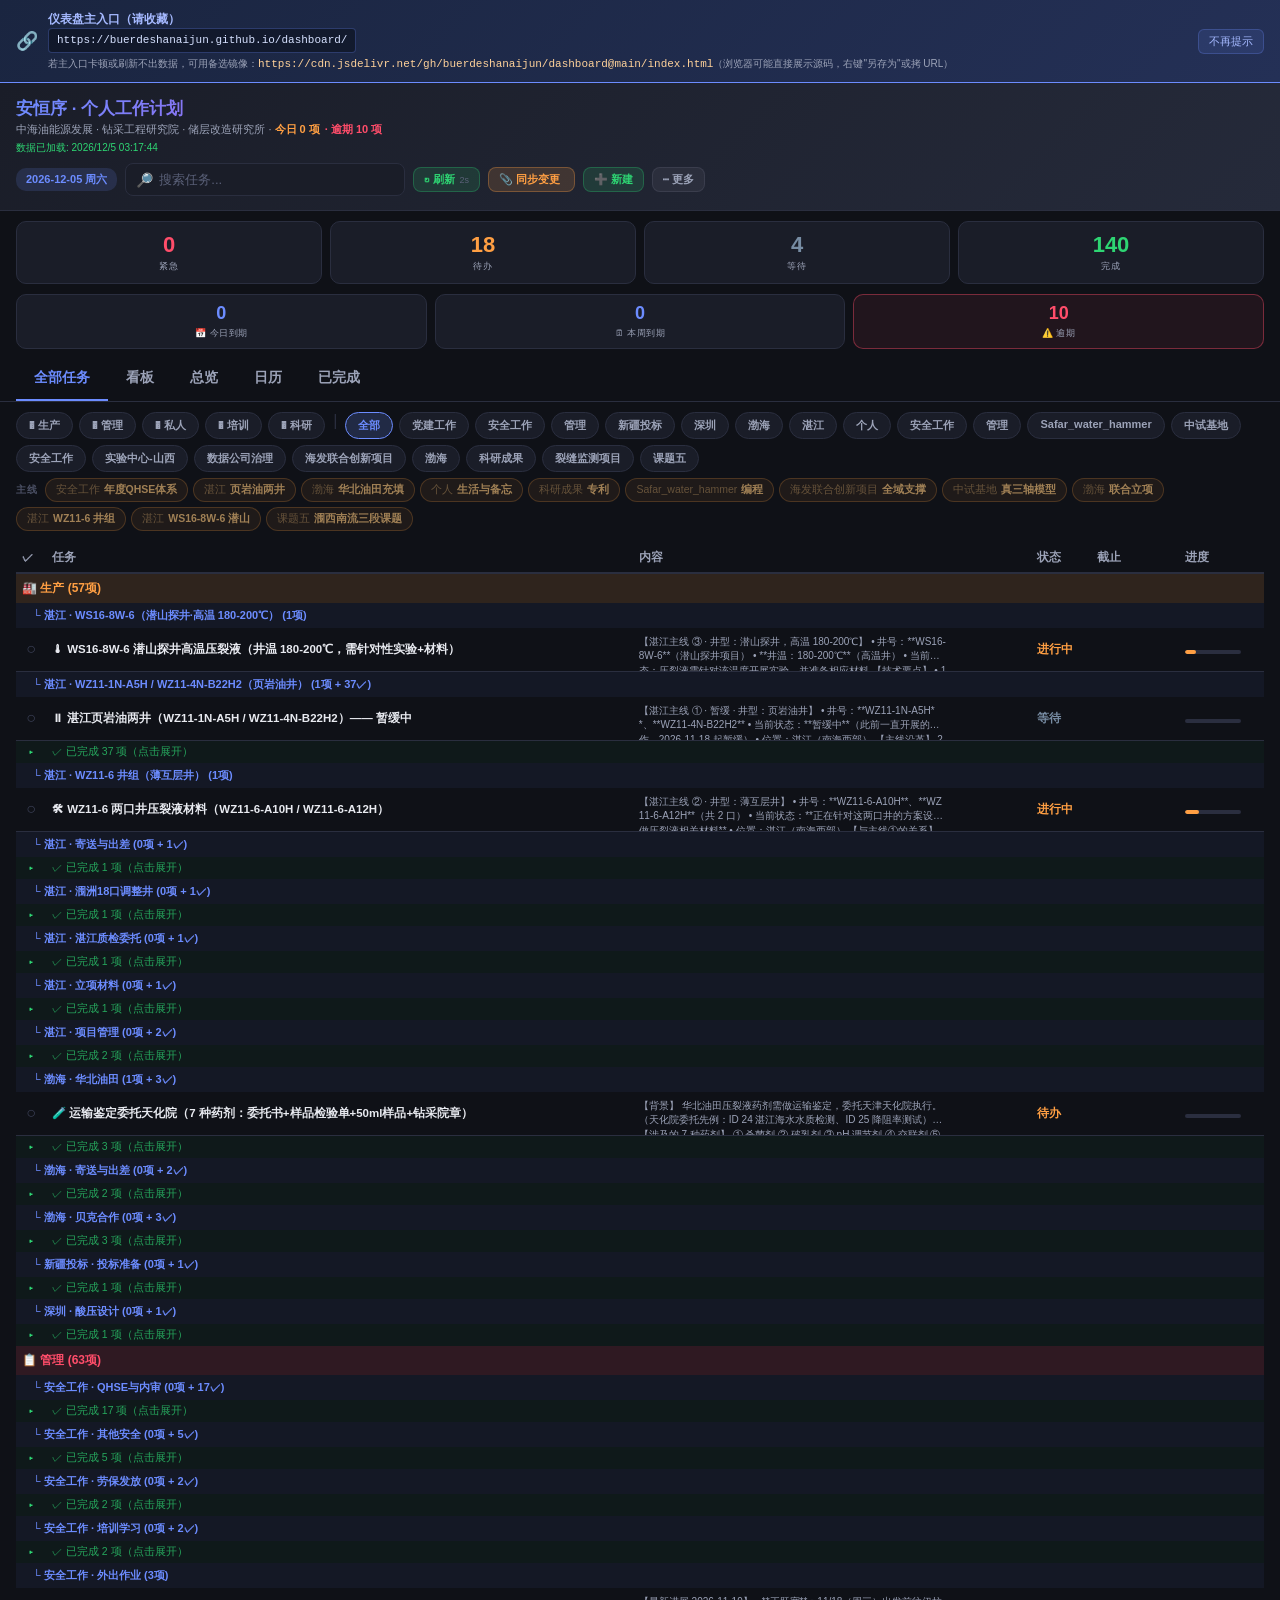
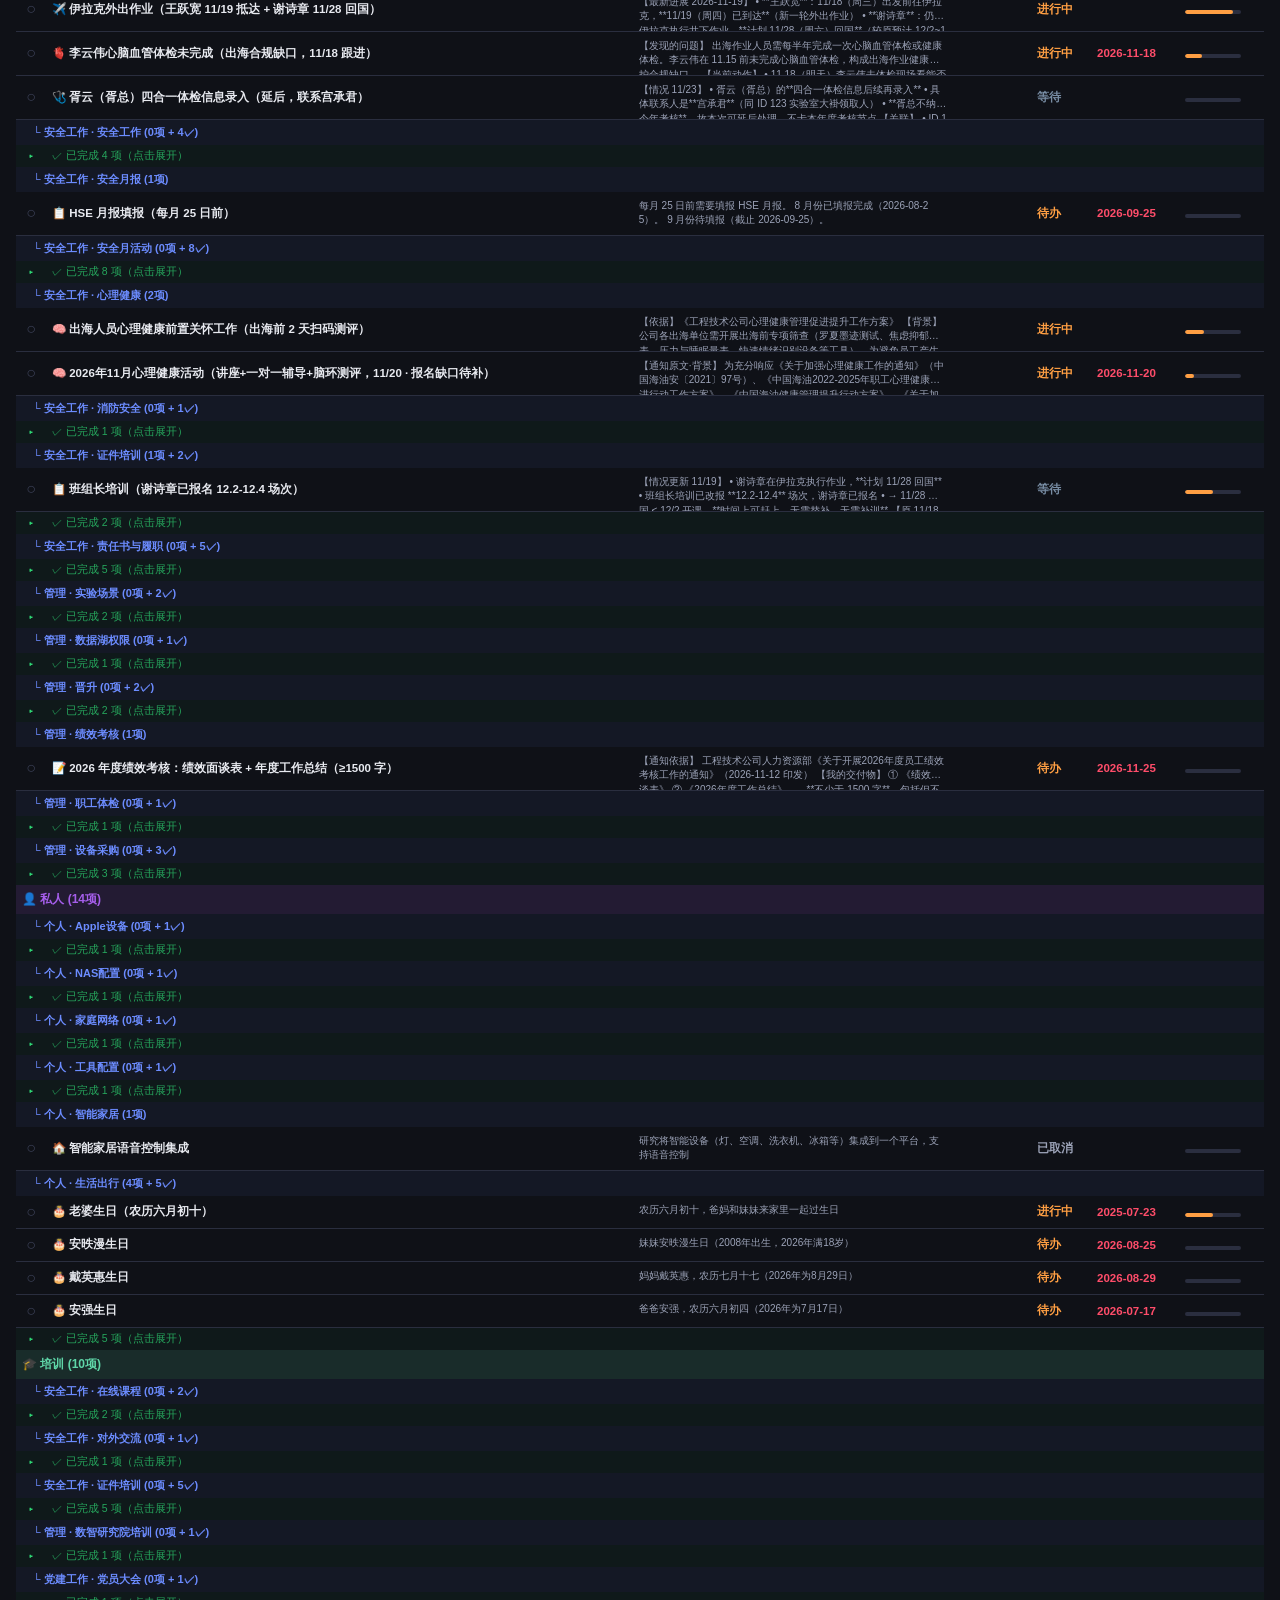
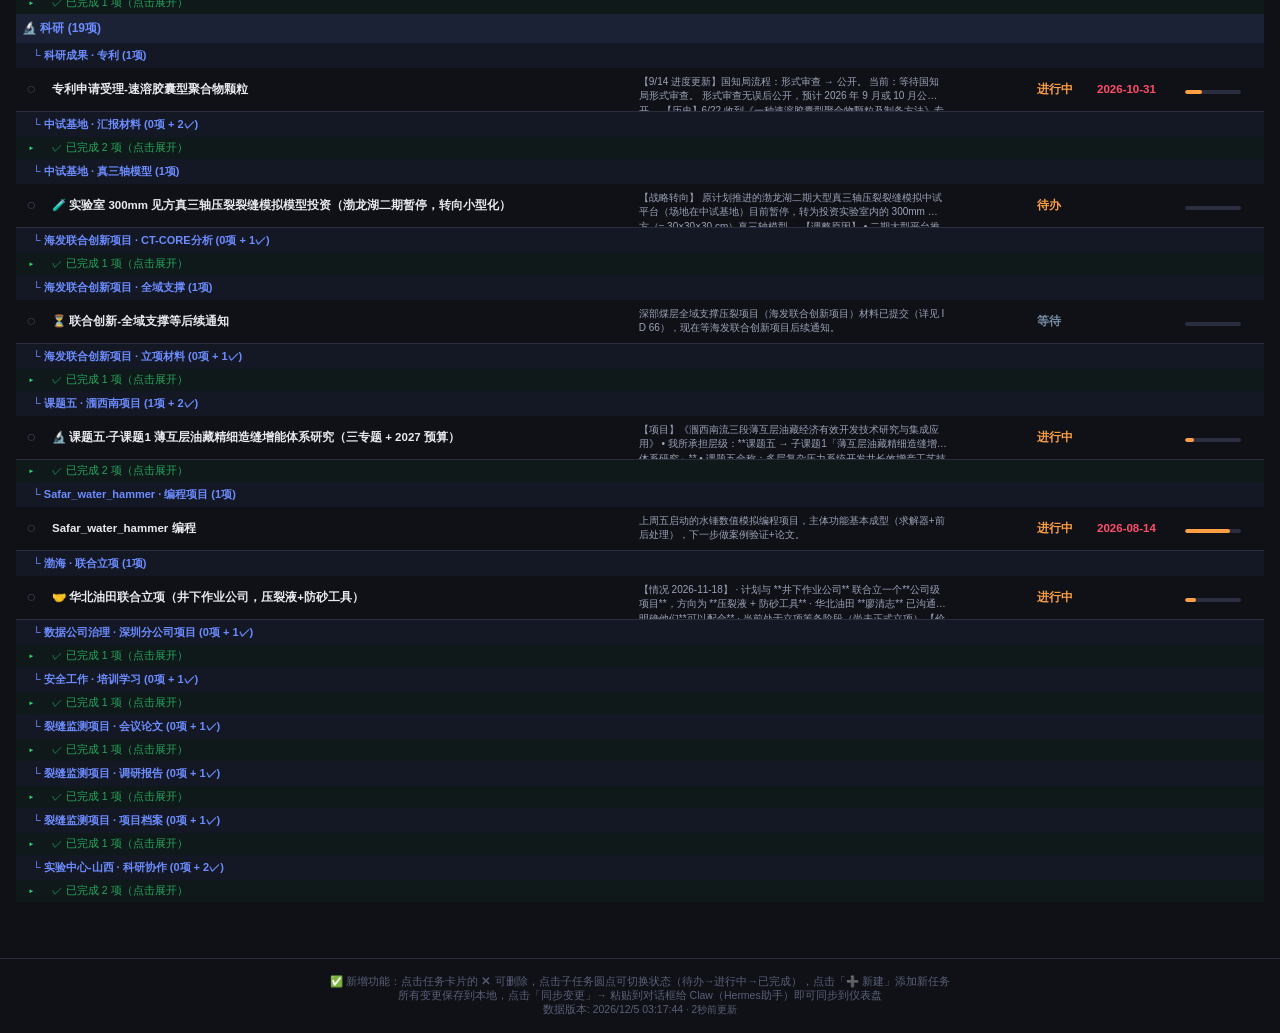
<file: index.html>
<!DOCTYPE html>
<html lang="zh-CN">
<head>
<meta charset="UTF-8">
<meta http-equiv="Cache-Control" content="no-cache, no-store, must-revalidate">
<meta name="viewport" content="width=device-width, initial-scale=1.0, maximum-scale=1.0, user-scalable=no">
<link rel="icon" type="image/svg+xml" href="favicon.svg">
<meta http-equiv="Cache-Control" content="no-cache, no-store, must-revalidate">
<meta http-equiv="Pragma" content="no-cache">
<meta http-equiv="Expires" content="0">
<title>安恒序 · 个人工作计划</title>
<style>
/* Last sync: 2026-09-03 (banner 改友好提示) */

*{margin:0;padding:0;box-sizing:border-box}
body{font-family:-apple-system,BlinkMacSystemFont,"PingFang SC","Microsoft YaHei",sans-serif;background:#0f1117;color:#e8eaf0;min-height:100vh;-webkit-tap-highlight-color:transparent;user-select:none;-webkit-user-select:none}
.hd{background:linear-gradient(135deg,#1a1d28,#252a3a);border-bottom:1px solid #2a2e3f;padding:14px 16px;position:sticky;top:0;z-index:100}
.hd h1{font-size:17px;font-weight:700;background:linear-gradient(135deg,#6c8cff,#a55eea);-webkit-background-clip:text;-webkit-text-fill-color:transparent;background-clip:text}
.hd .sub{font-size:11px;color:#9ca3b8;margin-top:2px}
.hd-badges{display:flex;gap:8px;flex-wrap:wrap;margin-top:8px;align-items:center}
.dbadge{display:inline-block;background:rgba(108,140,255,.15);color:#6c8cff;padding:4px 10px;border-radius:10px;font-size:11px;font-weight:600}
.refresh-btn{display:inline-flex;align-items:center;gap:4px;background:rgba(46,213,115,.13);color:#2ed573;border:1px solid rgba(46,213,115,.28);border-radius:8px;padding:4px 10px;font-size:11px;font-weight:600;cursor:pointer}
.refresh-btn:active{background:rgba(46,213,115,.25)}
.sync-export-btn{display:inline-flex;align-items:center;gap:4px;background:rgba(255,159,67,.15);color:#ff9f43;border:1px solid rgba(255,159,67,.3);border-radius:8px;padding:4px 10px;font-size:11px;font-weight:600;cursor:pointer}
.sync-export-btn:active{background:rgba(255,159,67,.25)}
.sync-export-btn.has-changes{background:rgba(255,77,106,.18);color:#ff4d6a;border-color:rgba(255,77,106,.3);animation:pulse 2s infinite}
.sync-clear-btn{display:inline-flex;align-items:center;gap:4px;background:rgba(120,120,140,.12);color:#9ca3b8;border:1px solid rgba(120,120,140,.2);border-radius:8px;padding:4px 10px;font-size:11px;font-weight:600;cursor:pointer}
.sync-clear-btn:active{background:rgba(120,120,140,.25)}
@keyframes pulse{0%,100%{box-shadow:0 0 0 0 rgba(255,77,106,.4)}50%{box-shadow:0 0 0 6px rgba(255,77,106,0)}}
.stats{display:grid;grid-template-columns:repeat(4,1fr);gap:8px;padding:10px 16px}
.sc{background:#1a1d28;border-radius:10px;padding:10px;border:1px solid #2a2e3f;text-align:center}
.sc .n{font-size:22px;font-weight:800}
.sc .l{font-size:9px;color:#9ca3b8;margin-top:2px;letter-spacing:1px}
.stats-aux{display:grid;grid-template-columns:repeat(3,1fr);gap:8px;padding:0 16px 8px}
.sa-cell{background:#1a1d28;border-radius:10px;padding:8px 6px;border:1px solid #2a2e3f;text-align:center;transition:all .15s}
.sa-cell:hover{border-color:#6c8cff;background:#252a3a}
.sa-cell.active{background:rgba(108,140,255,.15);border-color:#6c8cff}
.sa-num{font-size:18px;font-weight:800;color:#6c8cff;line-height:1.2}
.sa-lab{font-size:9px;color:#9ca3b8;margin-top:2px;letter-spacing:.5px}
.sa-cell.overdue{border-color:rgba(255,77,106,.4)}
.sa-cell.overdue .sa-num{color:#ff4d6a}
.sa-cell.overdue.has-overdue{background:rgba(255,77,106,.08);animation:pulse 2s infinite}
.tabs{display:flex;border-bottom:1px solid #2a2e3f;padding:0 16px}
.tab{padding:12px 18px;font-size:14px;font-weight:600;color:#9ca3b8;cursor:pointer;border-bottom:2px solid transparent;white-space:nowrap;-webkit-tap-highlight-color:rgba(108,140,255,.2)}
.tab.on{color:#6c8cff;border-bottom-color:#6c8cff}
.vw{display:none;padding:10px 16px 40px}
.vw.on{display:block}
.fbar{display:flex;gap:6px;flex-wrap:wrap;margin-bottom:12px}
.fb{padding:5px 12px;border-radius:14px;font-size:11px;font-weight:600;background:#1a1d28;border:1px solid #2a2e3f;color:#9ca3b8;cursor:pointer;-webkit-tap-highlight-color:rgba(108,140,255,.2)}
.fb.on{background:rgba(108,140,255,.2);border-color:#6c8cff;color:#6c8cff}
.lfbar{display:flex;gap:5px;flex-wrap:wrap;margin:-6px 0 12px;align-items:center}
.lfbar .lflabel{font-size:10px;font-weight:700;color:#5a6078;letter-spacing:.08em;margin-right:2px;opacity:.8}
.lfbar .fb{padding:4px 10px;font-size:10.5px;border-radius:12px;background:rgba(255,159,67,.07);border-color:rgba(255,159,67,.2);color:#a08055}
.lfbar .fb.on{background:rgba(255,159,67,.22);border-color:#ff9f43;color:#ff9f43}
.lfbar .fb .lc{opacity:.55;margin-right:4px;font-weight:500}
.kb{display:grid;grid-template-columns:repeat(3,1fr);gap:10px}
.kc{background:rgba(26,29,40,.7);border-radius:10px;padding:10px;min-height:120px}
.kc h3{font-size:11px;font-weight:700;letter-spacing:1px;margin-bottom:8px;padding-bottom:6px;border-bottom:2px solid #2a2e3f}
.kc.td h3{color:#ff9f43;border-color:#ff9f43}
.kc.wt h3{color:#778ca3;border-color:#778ca3}
.kc.dn h3{color:#2ed573;border-color:#2ed573}
.tc{background:#1a1d28;border-radius:8px;padding:11px;margin-bottom:7px;border:1px solid #2a2e3f;cursor:pointer;position:relative;transition:background .15s}
.tc:active{background:#252838}
.tc.dragging{opacity:.4;transform:scale(.98)}
.tc.drag-over-top{border-top:2px solid #6c8cff !important}
.tc.drag-over-bottom{border-bottom:2px solid #6c8cff !important}
.tc[draggable="true"]{cursor:grab}
.tc[draggable="true"]:active{cursor:grabbing}
.tc.done{opacity:.55}
.tc.done .tt{text-decoration:line-through;color:#778ca3}
.tc.local-mod{border-color:rgba(255,159,67,.5);box-shadow:inset 0 0 0 1px rgba(255,159,67,.15)}
.tc-toggle{position:absolute;top:10px;right:10px;width:28px;height:28px;border-radius:50%;border:2px solid #3a3f55;background:transparent;cursor:pointer;display:flex;align-items:center;justify-content:center;transition:all .2s;z-index:5;font-size:14px;color:transparent;padding:0;line-height:1}
.tc-toggle:hover,.tc-toggle:active{transform:scale(1.12);border-color:#2ed573}
.tc-toggle.checked{background:#2ed573;border-color:#2ed573;color:#0f1117;font-weight:700}
.tc-toggle.checked:hover,.tc-toggle.checked:active{background:#ff4d6a;border-color:#ff4d6a;color:#fff}
.tc.done .tc-toggle.checked{background:rgba(46,213,115,.5);border-color:rgba(46,213,115,.5)}
.tt{font-size:13px;font-weight:600;margin-bottom:4px;line-height:1.35;padding-right:34px}
.td2{font-size:10.5px;color:#9ca3b8;line-height:1.4;margin-bottom:6px;overflow:hidden;text-overflow:ellipsis;display:-webkit-box;-webkit-line-clamp:3;-webkit-box-orient:vertical;word-break:break-word}
.td2.trunc{max-height:2.8em;position:relative}
.td2.trunc::after{content:'';position:absolute;bottom:0;right:0;width:50px;height:1.2em;background:linear-gradient(to right,transparent,#1a1d28)}
.tc:hover .td2.trunc::after{background:linear-gradient(to right,transparent,#252838)}
.tc:hover .td2.trunc{-webkit-line-clamp:unset;max-height:none}
.td2 .ds-bullet{display:block;padding-left:12px;position:relative;margin-top:1px}
.td2 .ds-bullet::before{content:'•';position:absolute;left:0;color:#6c8cff}
.mg{display:flex;gap:4px;flex-wrap:wrap;align-items:center}
.bg{display:inline-block;padding:2px 7px;border-radius:4px;font-size:9.5px;font-weight:600}
.bu{background:rgba(255,77,106,.18);color:#ff4d6a}
.bh{background:rgba(255,159,67,.18);color:#ff9f43}
.bm{background:rgba(255,217,61,.18);color:#ffd93d}
.bl{background:rgba(46,213,115,.18);color:#2ed573}
.bc{background:rgba(108,140,255,.13);color:#6c8cff}
.bp{background:rgba(236,100,166,.18);color:#ec64a6}
.bd{background:rgba(255,255,255,.06);color:#9ca3b8}
.blocal{background:rgba(255,159,67,.2);color:#ff9f43;font-size:9px;padding:1px 5px;border-radius:3px;margin-left:2px}
.pb{width:100%;height:4px;background:#2a2e3f;border-radius:2px;margin-top:6px;overflow:hidden}
.pb .pf{height:100%;border-radius:2px;transition:width .3s}
/* Calendar */
.cal-header{display:flex;justify-content:space-between;align-items:center;padding:10px 0}
.cal-header button{background:#1a1d28;border:1px solid #2a2e3f;color:#9ca3b8;border-radius:8px;padding:6px 14px;font-size:12px;cursor:pointer}
.cal-header .cal-month{font-size:15px;font-weight:700}
.cal-grid{display:grid;grid-template-columns:repeat(7,1fr);gap:3px;text-align:center}
.cal-dow{padding:6px 0;font-size:10px;font-weight:700;color:#9ca3b8}
.cal-day{background:#1a1d28;border-radius:8px;padding:4px 2px;min-height:56px;cursor:pointer;border:1px solid #2a2e3f;font-size:11px;transition:background .15s;position:relative}
.cal-day:hover{background:#252a3a}
.cal-day.today{border-color:#ff4d6a;background:rgba(255,77,106,.08)}
.cal-day.today .cal-dnum{color:#ff4d6a;font-weight:800}
.cal-day.other{opacity:.35}
.cal-dnum{font-size:11px;font-weight:600;margin-bottom:3px}
.cal-dots{display:flex;gap:2px;flex-wrap:wrap;justify-content:center}
.cal-dot{width:6px;height:6px;border-radius:50%}
.cal-dot.done-bg{background:#2ed573}
.cal-dot.todo-bg{background:#ff9f43}
.cal-dot.wait-bg{background:#778ca3}
.cal-day-pop{display:none;position:absolute;bottom:calc(100% + 6px);left:50%;transform:translateX(-50%);background:#1a1d28;border:1px solid #2a2e3f;border-radius:8px;padding:6px 8px;z-index:50;min-width:150px;max-width:220px;font-size:10px;text-align:left;box-shadow:0 4px 16px rgba(0,0,0,.5);white-space:nowrap;pointer-events:none}
.cal-day:hover .cal-day-pop{display:block}
.cal-day-pop .cp-item{padding:3px 0;border-bottom:1px solid #232738;display:flex;gap:4px;align-items:center}
.cal-day-pop .cp-item:last-child{border-bottom:none}
.cal-day-pop .cp-status{font-size:9px;padding:1px 4px;border-radius:3px;font-weight:600}
.cal-day-pop .cp-status.done-c{color:#2ed573;background:rgba(46,213,115,.15)}
.cal-day-pop .cp-status.todo-c{color:#ff9f43;background:rgba(255,159,67,.15)}
.cal-day-pop .cp-status.wait-c{color:#778ca3;background:rgba(120,140,160,.15)}
.mo{display:none;position:fixed;top:0;left:0;right:0;bottom:0;background:rgba(0,0,0,.65);z-index:200;align-items:center;justify-content:center;padding:16px}
.mo.show{display:flex}
.md{background:#1a1d28;border-radius:14px;padding:20px;max-width:440px;width:100%;border:1px solid #2a2e3f;max-height:85vh;overflow-y:auto}
.md h2{font-size:17px;margin-bottom:12px;line-height:1.4}
.fl{margin-bottom:14px}
.fl label{display:block;font-size:10px;color:#9ca3b8;margin-bottom:4px;text-transform:uppercase;letter-spacing:1.5px;font-weight:700}
.fl .vl{font-size:14px;line-height:1.55}
.empty{color:#5a6078;font-size:12px;text-align:center;padding:24px 12px}
.ft{text-align:center;padding:16px;color:#5a6078;font-size:10.5px;border-top:1px solid #2a2e3f;margin-top:16px}
.toast{position:fixed;bottom:24px;left:50%;transform:translateX(-50%) translateY(70px);background:#1a1d28;color:#e8eaf0;padding:10px 24px;border-radius:10px;font-size:14px;font-weight:600;z-index:300;opacity:0;transition:all .3s;white-space:nowrap;border:1px solid #2a2e3f}
.toast.show{transform:translateX(-50%) translateY(0);opacity:1}
.sync-badge{font-size:10px;color:#778ca3;margin-top:4px}
.sync-badge.ok{color:#2ed573}
.sync-badge.err{color:#ff4d6a}
/* Reminder chips in sub line */
.rem-today{color:#ff9f43;font-weight:600}
.rem-overdue{color:#5a6078;margin-left:2px}
.rem-overdue.has-overdue{color:#ff4d6a;font-weight:700;animation:pulse 2s infinite}
.search-wrap{display:flex;align-items:center;gap:6px;background:#1a1d28;border:1px solid #2a2e3f;border-radius:8px;padding:2px 10px;flex:1;min-width:120px;max-width:280px;transition:border-color .2s}
.search-wrap:focus-within{border-color:#6c8cff}
.search-wrap .sicon{color:#5a6078;font-size:14px;pointer-events:none}
.search-wrap input{background:transparent;border:none;color:#e8eaf0;font-size:13px;padding:6px 0;outline:none;width:100%;font-family:inherit}
.search-wrap input::placeholder{color:#5a6078}
.search-clear{display:none;background:none;border:none;color:#5a6078;cursor:pointer;font-size:14px;padding:2px 2px}
.search-clear.show{display:block}
.search-empty{color:#5a6078;font-size:13px;text-align:center;padding:32px 12px}
.notif-badge{position:relative;display:inline-flex;align-items:center;gap:4px;background:rgba(108,140,255,.12);color:#6c8cff;border:1px solid rgba(108,140,255,.25);border-radius:8px;padding:4px 10px;font-size:11px;font-weight:600;cursor:pointer}
.notif-badge.enabled{background:rgba(46,213,115,.13);color:#2ed573;border-color:rgba(46,213,115,.28)}
.notif-badge:active{transform:scale(.95)}
.chart-wrap{background:#1a1d28;border-radius:10px;padding:14px;border:1px solid #2a2e3f;margin-bottom:10px;position:relative;min-height:200px}
.chart-wrap h3{font-size:12px;font-weight:700;margin-bottom:10px;color:#6c8cff}
.loading{text-align:center;padding:60px 20px;color:#9ca3b8;font-size:14px}
@keyframes spin{0%{transform:rotate(0deg)}100%{transform:rotate(360deg)}}
.spinner{display:inline-block;width:24px;height:24px;border:3px solid #2a2e3f;border-top-color:#6c8cff;border-radius:50%;animation:spin .8s linear infinite;margin-bottom:12px}
/* Subtask expand/collapse */
.st-toggle{display:inline-flex;align-items:center;gap:4px;font-size:10px;color:#5a6078;cursor:pointer;padding:3px 8px 3px 4px;border-radius:4px;margin-top:0;background:rgba(120,120,140,.08);border:none;font-family:inherit;transition:all .15s}
.st-toggle:hover{background:rgba(120,120,140,.18);color:#9ca3b8}
.st-toggle .arr{display:inline-block;transition:transform .2s;font-size:8px;margin-right:2px}
.st-toggle.open .arr{transform:rotate(90deg)}
.st-toggle .scnt{font-size:9px;color:#5a6078}
.st-wrap{display:none;margin-top:8px;padding-top:6px;border-top:1px dashed #2a2e3f}
.st-wrap.open{display:block}
.st-item{display:flex;align-items:center;gap:6px;padding:4px 4px;font-size:11px;color:#c4c9d4;border-radius:4px}
.st-item:hover{background:rgba(255,255,255,.03)}
.st-item.done{color:#778ca3;text-decoration:line-through}
.st-dot{width:8px;height:8px;border-radius:50%;flex-shrink:0}
.st-dot.done{background:#2ed573}
.st-dot.progress{background:#ff9f43}
.st-dot.todo{background:#3a3f55;border:1.5px solid #5a6078}
.st-date{font-size:9px;color:#5a6078;margin-left:auto;white-space:nowrap}
.fl label .arr{display:inline-block;transition:transform .2s;margin-right:3px}
@media(max-width:768px){.stats{grid-template-columns:repeat(2,1fr)}.kb{grid-template-columns:1fr}.hd h1{font-size:15px}.md{padding:16px}.kc{min-height:80px}}

/* ===== LIGHT THEME OVERRIDES ===== */
body[data-theme="light"]{background:#f5f6fa;color:#1a1d28}
body[data-theme="light"] .hd{background:linear-gradient(135deg,#ffffff,#f0f2f8);border-bottom-color:#d8dce6}
body[data-theme="light"] .hd .sub{color:#5a6078}
body[data-theme="light"] .hd h1{background:linear-gradient(135deg,#4a6cdf,#7a4ed1);-webkit-background-clip:text;background-clip:text}
body[data-theme="light"] .stats .sc,
body[data-theme="light"] .stats-aux .sa-cell,
body[data-theme="light"] .tc,
body[data-theme="light"] .kc,
body[data-theme="light"] .ov-card,
body[data-theme="light"] .chart-wrap,
body[data-theme="light"] .dbadge{background:#ffffff;border-color:#d8dce6;color:#1a1d28}
body[data-theme="light"] .sc .l,
body[data-theme="light"] .sa-lab{color:#5a6078}
body[data-theme="light"] .tc .tt{color:#1a1d28}
body[data-theme="light"] .tc .td2{color:#5a6078}
body[data-theme="light"] .tc:hover{background:#f0f2f8}
body[data-theme="light"] .tab{color:#5a6078}
body[data-theme="light"] .tab.on{color:#4a6cdf;border-bottom-color:#4a6cdf}
body[data-theme="light"] .fbar .fb{background:#ffffff;border-color:#d8dce6;color:#5a6078}
body[data-theme="light"] .fbar .fb.on{background:rgba(74,108,223,.15);border-color:#4a6cdf;color:#4a6cdf}
body[data-theme="light"] .lfbar .lflabel{color:#8a90a8}
body[data-theme="light"] .lfbar .fb{background:rgba(196,120,32,.07);border-color:rgba(196,120,32,.22);color:#8a6a40}
body[data-theme="light"] .lfbar .fb.on{background:rgba(196,120,32,.18);border-color:#c47820;color:#c47820}
body[data-theme="light"] .search-wrap{background:#ffffff;border-color:#d8dce6}
body[data-theme="light"] .search-wrap input{color:#1a1d28}
body[data-theme="light"] .refresh-btn{background:rgba(46,213,115,.1);color:#1d8c4a;border-color:rgba(46,213,115,.4)}
body[data-theme="light"] .sync-export-btn{background:rgba(255,159,67,.15);color:#c47820;border-color:rgba(255,159,67,.4)}
body[data-theme="light"] .add-btn{background:rgba(46,213,115,.18);color:#1d8c4a;border-color:rgba(46,213,115,.5)}
body[data-theme="light"] .more-btn{background:#ffffff;border-color:#d8dce6;color:#5a6078}
body[data-theme="light"] .more-menu{background:#ffffff;border-color:#d8dce6;box-shadow:0 4px 16px rgba(0,0,0,.15)}
body[data-theme="light"] .more-item{color:#1a1d28}
body[data-theme="light"] .more-item:hover{background:rgba(74,108,223,.12);color:#4a6cdf}
body[data-theme="light"] #importTA{background:#ffffff;border-color:#d8dce6;color:#1a1d28}
body[data-theme="light"] .fl input,
body[data-theme="light"] .fl textarea,
body[data-theme="light"] .fl select{background:#ffffff;border-color:#d8dce6;color:#1a1d28}
body[data-theme="light"] .md{background:#ffffff;border-color:#d8dce6;color:#1a1d28}
body[data-theme="light"] .toast{background:#ffffff;border-color:#d8dce6;color:#1a1d28;box-shadow:0 4px 16px rgba(0,0,0,.2)}
body[data-theme="light"] .ft{color:#5a6078;border-top-color:#d8dce6}

/* ===== NEW FEATURES ===== */
.tc.overdue{border-color:rgba(255,77,106,.5)!important;box-shadow:0 0 0 1px rgba(255,77,106,.25),inset 0 0 0 1px rgba(255,77,106,.08)!important}
.tc.overdue .tt::after{content:' ⚠️';font-size:9px;color:#ff4d6a;font-weight:400;margin-left:4px}
.card-update{font-size:9.5px;color:#6c8cff;margin-top:4px;padding:3px 6px;background:rgba(108,140,255,.08);border-radius:4px;display:flex;align-items:center;gap:4px;line-height:1.35}
.ud-tag{font-size:8px;padding:1px 5px;border-radius:3px;font-weight:700;white-space:nowrap;flex-shrink:0}
.ud-tag.plan{background:rgba(108,140,255,.2);color:#6c8cff}
.ud-tag.done{background:rgba(46,213,115,.2);color:#2ed573}
.ud-tag.travel{background:rgba(255,159,67,.2);color:#ff9f43}
.ud-tag.meeting{background:rgba(165,94,234,.2);color:#a55eea}
.ud-tag.lab{background:rgba(0,206,209,.2);color:#00ced1}
.ud-tag.progress{background:rgba(255,217,61,.2);color:#ffd93d}
.ud-tag.cancel{background:rgba(255,77,106,.2);color:#ff4d6a}
.ud-tag.update{background:rgba(120,140,160,.2);color:#9ca3b8}
.card-update .ud-date{color:#9ca3b8;font-size:8.5px;white-space:nowrap;flex-shrink:0}
/* Add task modal */
.add-btn{display:inline-flex;align-items:center;gap:4px;background:rgba(46,213,115,.13);color:#2ed573;border:1px solid rgba(46,213,115,.28);border-radius:8px;padding:4px 10px;font-size:11px;font-weight:600;cursor:pointer}
.add-btn:active{background:rgba(46,213,115,.25)}
/* More menu */
.more-wrap{position:relative}
.more-btn{display:inline-flex;align-items:center;gap:4px;background:rgba(120,120,140,.12);color:#9ca3b8;border:1px solid rgba(120,120,140,.2);border-radius:8px;padding:4px 10px;font-size:11px;font-weight:600;cursor:pointer}
.more-btn:active{background:rgba(120,120,140,.25)}
.more-menu{position:absolute;top:calc(100% + 6px);right:0;background:#1a1d28;border:1px solid #2a2e3f;border-radius:8px;min-width:160px;box-shadow:0 4px 16px rgba(0,0,0,.5);z-index:200;padding:4px 0}
.more-item{padding:8px 14px;font-size:12px;color:#e8eaf0;cursor:pointer;display:flex;align-items:center;gap:6px}
.more-item:hover{background:rgba(108,140,255,.15);color:#6c8cff}
.fl input,.fl textarea,.fl select{width:100%;padding:8px 10px;background:#0f1117;border:1px solid #2a2e3f;border-radius:8px;color:#e8eaf0;font-size:13px;font-family:inherit;outline:none;transition:border-color .2s}
.fl input:focus,.fl textarea:focus,.fl select:focus{border-color:#6c8cff}
.fl textarea{resize:vertical;min-height:60px}
.fl select option{background:#1a1d28;color:#e8eaf0}
.fl .form-row{display:flex;gap:10px;flex-wrap:wrap}
.fl .form-row > div{flex:1;min-width:100px}
.form-actions{display:flex;gap:10px;margin-top:16px}
.form-actions button{flex:1;padding:10px;border-radius:8px;font-size:13px;font-weight:700;cursor:pointer;border:none;font-family:inherit}
.form-actions .btn-primary{background:#2ed573;color:#0f1117}
.form-actions .btn-cancel{background:#3a3f55;color:#9ca3b8}
.form-actions .btn-primary:active{background:#26b863}
/* Delete button on cards */
.tc-del{position:absolute;top:10px;right:42px;width:24px;height:24px;border-radius:50%;background:transparent;border:none;color:#5a6078;cursor:pointer;font-size:12px;display:flex;align-items:center;justify-content:center;transition:all .15s;z-index:5;line-height:1;padding:0;opacity:0}
.tc:hover .tc-del{opacity:1}
.tc-del:hover{background:rgba(255,77,106,.2);color:#ff4d6a}
/* Subtask clickable */
.st-item{cursor:pointer}
.st-item:active{background:rgba(255,255,255,.06)!important}
.card-ts{font-size:8.5px;color:#5a6078;margin-top:3px;text-align:right}
.hl{background:rgba(255,217,61,.35);color:#ffd93d;border-radius:2px;padding:0 1px}
.ov-grid{display:grid;grid-template-columns:repeat(2,1fr);gap:10px;margin-top:8px}
.ov-card{background:#1a1d28;border-radius:10px;padding:14px;border:1px solid #2a2e3f}
.ov-card h3{font-size:13px;font-weight:700;margin-bottom:8px;color:#e8eaf0;display:flex;align-items:center;gap:6px}
.ov-card .ov-num{font-size:24px;font-weight:800}
.ov-card .ov-progress{height:6px;background:#2a2e3f;border-radius:3px;margin:6px 0;overflow:hidden}
.ov-card .ov-progress .ov-bar{height:100%;border-radius:3px;transition:width .5s}
.ov-stat-row{display:flex;justify-content:space-between;padding:3px 0;font-size:11px;color:#c4c9d4}
.ov-stat-row .ov-label{color:#9ca3b8}
/* 2026-09-16: 区域/项目分布条形图 */
.cbar-row{display:flex;align-items:center;gap:8px;margin-bottom:6px;font-size:11px}
.cbar-name{width:112px;flex-shrink:0;color:#c4c9d4;overflow:hidden;text-overflow:ellipsis;white-space:nowrap}
.cbar-track{height:16px;background:#0f1117;border-radius:4px;overflow:hidden;display:flex;flex:1;max-width:100%}
.cbar-done{height:100%;background:linear-gradient(90deg,#2ed573,#26b463);transition:width .4s}
.cbar-active{height:100%;background:linear-gradient(90deg,#ff9f43,#e8853a);transition:width .4s}
.cbar-num{width:82px;flex-shrink:0;text-align:right;color:#9ca3b8;font-size:10px;white-space:nowrap}

.batch-btn.cancel{background:rgba(120,120,140,.12);color:#9ca3b8}
.tc-select{position:absolute;top:8px;left:8px;width:18px;height:18px;border-radius:4px;border:2px solid #3a3f55;background:transparent;cursor:pointer;z-index:6;display:none;align-items:center;justify-content:center;font-size:11px;color:transparent;transition:all .15s}
.batch-bar{display:none;align-items:center;gap:8px;padding:6px 12px;background:rgba(108,140,255,.1);border:1px solid rgba(108,140,255,.2);border-radius:8px;margin-bottom:8px}
.batch-bar.show{display:flex;flex-wrap:wrap}
.batch-bar .batch-count{font-size:12px;font-weight:600;color:#6c8cff}
.batch-btn{padding:4px 12px;border-radius:6px;font-size:11px;font-weight:600;cursor:pointer;border:none;font-family:inherit;transition:all .15s}
.batch-btn.done{background:rgba(46,213,115,.18);color:#2ed573}
.batch-btn.del{background:rgba(255,77,106,.18);color:#ff4d6a}
.batch-btn.cancel{background:rgba(120,120,140,.12);color:#9ca3b8}
.tc-select{position:absolute;top:8px;left:8px;width:18px;height:18px;border-radius:4px;border:2px solid #3a3f55;background:transparent;cursor:pointer;z-index:6;display:none;align-items:center;justify-content:center;font-size:11px;color:transparent;transition:all .15s}
.tc-select.checked{background:#6c8cff;border-color:#6c8cff;color:#fff}
body.batch-mode .tc-select{display:flex}
body.batch-mode .tc{position:relative;padding-left:32px}
body.batch-mode .tc-toggle{right:6px}
body.batch-mode .tt{padding-right:30px}
@media(max-width:768px){.ov-grid{grid-template-columns:1fr}}
@media(max-width:480px){.stats{grid-template-columns:repeat(2,1fr)}.kb{grid-template-columns:1fr}.stats-aux{grid-template-columns:repeat(3,1fr)}.sa-num{font-size:15px}}

/* === 入口信息 banner (2026-09-03) === */
.entry-banner{background:linear-gradient(135deg,#1a2540,#243056);border-bottom:1px solid #6c8cff;padding:10px 16px;display:flex;align-items:center;gap:10px;flex-wrap:wrap;font-size:12px}
.entry-banner.hidden{display:none}
.entry-banner .eb-icon{font-size:18px;line-height:1;flex-shrink:0}
.entry-banner .eb-text{flex:1;min-width:240px;color:#cdd6f4;line-height:1.5}
.entry-banner .eb-text b{color:#a5b9ff;font-weight:700}
.entry-banner .eb-text code{background:rgba(0,0,0,.35);color:#d6e1ff;padding:3px 8px;border-radius:4px;font-family:ui-monospace,"Cascadia Code","Consolas",monospace;font-size:11px;display:inline-block;word-break:break-all;cursor:pointer;border:1px solid rgba(108,140,255,.3)}
.entry-banner .eb-text code:hover{background:rgba(108,140,255,.18);border-color:#6c8cff}
.entry-banner .eb-text code:active{background:rgba(108,140,255,.3)}
.entry-banner .eb-text .eb-hint{font-size:10px;color:#9ca3b8;margin-top:3px;display:block}
.entry-banner .eb-close{background:rgba(108,140,255,.12);border:1px solid rgba(108,140,255,.25);color:#a5b9ff;border-radius:6px;padding:4px 10px;font-size:11px;cursor:pointer;flex-shrink:0}
.entry-banner .eb-close:hover{background:rgba(108,140,255,.22)}
.entry-banner .eb-toast{font-size:10px;color:#2ed573;margin-left:6px;opacity:0;transition:opacity .3s}
.entry-banner .eb-toast.show{opacity:1}
</style>
</head>
<body>

<div class="entry-banner" id="entryBanner">
  <span class="eb-icon">🔗</span>
  <div class="eb-text">
    <b>仪表盘主入口（请收藏）</b>
    <br><code id="entryUrl" onclick="copyEntryUrl()">https://buerdeshanaijun.github.io/dashboard/</code>
    <span class="eb-toast" id="entryToast">已复制 ✓</span>
    <span class="eb-hint">若主入口卡顿或刷新不出数据，可用备选镜像：<code style="background:transparent;border:0;padding:0;color:#ffd29a;cursor:pointer" onclick="copyAltUrl()">https://cdn.jsdelivr.net/gh/buerdeshanaijun/dashboard@main/index.html</code>（浏览器可能直接展示源码，右键"另存为"或拷 URL）</span>
  </div>
  <button class="eb-close" onclick="closeEntryBanner()">不再提示</button>
</div>

<div class="hd">
  <div style="display:flex;justify-content:space-between;align-items:start">
    <div>
      <h1>安恒序 &middot; 个人工作计划</h1>
      <div class="sub">中海油能源发展 &middot; 钻采工程研究院 &middot; 储层改造研究所 &middot; <span class="rem-today">今日 <b id="remToday">0</b> 项</span><span class="rem-overdue" id="remOverdueWrap"> &middot; 逾期 <b id="remOverdue">0</b> 项</span></div>
      <div class="sync-badge" id="syncStatus">加载中...</div>
    </div>
  </div>
  <div class="hd-badges">
    <span class="dbadge" id="todayBadge"></span>
    <div class="search-wrap">
      <span class="sicon">&#128270;</span>
      <input type="text" id="searchInput" placeholder="搜索任务..." oninput="onSearch(this.value)" autocomplete="off">
      <button class="search-clear" id="searchClear" onclick="clearSearch()">&#10005;</button>
    </div>
    <span class="refresh-btn" onclick="refreshData()">&#8635; 刷新 <span id="refreshTimer" style="font-size:9px;color:#5a6078;font-weight:400"></span></span>
    <span class="sync-export-btn" id="syncBtn" onclick="exportChanges()" title="导出本地修改，粘贴给Claw同步">&#128206; 同步变更 <span id="syncCount"></span></span>
    <span class="add-btn" onclick="showAddTaskMo()">&#10133; 新建</span>
    <div class="more-wrap">
      <span class="more-btn" id="moreBtn" onclick="toggleMoreMenu()">&#8943; 更多</span>
      <div class="more-menu" id="moreMenu" style="display:none">
        <div class="more-item" onclick="toggleTheme()">&#127769; 切换主题</div>
        <div class="more-item" id="clearBtn2" onclick="clearLocalChanges()" style="display:none">&#10005; 清除本地修改</div>
        <div class="more-item" onclick="toggleBatchMode()">&#128203; 批量操作</div>
        <div class="more-item" onclick="requestNotify()">&#128276; 开启通知</div>
        <div class="more-item" onclick="exportCSV()">&#128229; 导出 CSV</div>
        <div class="more-item" onclick="importJSONPrompt()">&#128228; 导入 JSON 同步</div>
        <div class="more-item" onclick="showReport('week')">&#128202; 周报</div>
        <div class="more-item" onclick="showReport('month')">&#128202; 月报</div>
      </div>
    </div>
  </div>
</div>

<div class="stats" id="stats"></div>
<div class="stats-aux" id="statsAux"></div>

<div class="tabs" id="tabsBar">
  <div class="tab on" onclick="switchTab('all',this)">全部任务</div>
  <div class="tab" onclick="switchTab('kanban',this)">看板</div>
  <div class="tab" onclick="switchTab('overview',this)">总览</div>
  <div class="tab" onclick="switchTab('calendar',this)">日历</div>
  <div class="tab" onclick="switchTab('done',this)">已完成</div>
</div>

<div id="loadingArea" style="padding:40px 16px;text-align:center">
  <div class="spinner"></div>
  <div style="color:#9ca3b8;font-size:13px">正在加载数据...</div>
</div>

<div class="vw" id="v-kanban" style="display:none">
  <div class="fbar" id="fk"></div>
  <div class="lfbar" id="lfk"></div>
  <div class="batch-bar" id="batchBar">
    <span class="batch-count" id="batchCount">已选 0 项</span>
    <button class="batch-btn done" onclick="batchMarkDone()">标记完成</button>
    <button class="batch-btn del" onclick="batchMarkDelete()">删除</button>
    <button class="batch-btn cancel" onclick="toggleBatchMode()">退出批量</button>
  </div>
  <div class="kb">
    <div class="kc td"><h3>待办</h3><div id="kb-todo"></div></div>
    <div class="kc wt"><h3>等待中</h3><div id="kb-wait"></div></div>
    <div class="kc dn" id="kb-done-col" style="cursor:pointer" onclick="switchTabByName('done')"><h3>已完成</h3><div id="kb-done-summary"></div></div>
  </div>
</div>

<div class="vw" id="v-all" style="display:none">
  <div class="fbar" id="fa"></div>
  <div class="lfbar" id="lfa"></div>
  <div id="allbox"></div>
</div>

<div class="vw" id="v-calendar" style="display:none">
  <div id="calBox" style="padding:0 4px"></div>
</div>

<div class="vw" id="v-overview" style="display:none">
  <div id="overviewBox" style="padding:0 4px"></div>
</div>

<div class="vw" id="v-done" style="display:none">
  <div class="fbar" id="fd"></div>
  <div class="lfbar" id="lfd"></div>
  <div style="display:flex;justify-content:space-between;align-items:center;margin-bottom:10px">
    <div style="font-size:12px;color:#9ca3b8" id="doneStats"></div>
    <div style="display:flex;gap:6px">
      <span class="fb on" id="doneSortDate" onclick="sortDone('date')" style="font-size:10px">按日期 &#9660;</span>
      <span class="fb" id="doneSortCat" onclick="sortDone('cat')" style="font-size:10px">按类别</span>
    </div>
  </div>
  <div id="donebox"></div>
</div>

<div class="mo" id="detailMo" onclick="if(event.target===this)closeMo()"><div class="md" id="detailMd" onclick="event.stopPropagation()"></div></div>
<div class="mo" id="addTaskMo" onclick="if(event.target===this)closeAddMo()"><div class="md" id="addTaskMd" onclick="event.stopPropagation()">
  <h2>&#10133; 新建任务</h2>
  <div class="fl"><label>任务标题 *</label><input type="text" id="at-title" placeholder="输入任务名称" autocomplete="off"></div>
  <div class="fl"><label>详细描述</label><textarea id="at-ds" placeholder="输入任务描述"></textarea></div>
  <div class="fl"><div class="form-row">
    <div><label>优先级</label><select id="at-p"><option value="高">高</option><option value="中" selected>中</option><option value="低">低</option><option value="紧急">紧急</option></select></div>
    <div><label>状态</label><select id="at-s"><option value="待办" selected>待办</option><option value="进行中">进行中</option></select></div>
    <div><label>截止日期</label><input type="date" id="at-d"></div>
  </div></div>
  <div class="fl"><div class="form-row">
    <div><label>分组</label><select id="at-g"><option value="">无</option></select></div>
    <div><label>类别</label><select id="at-c"><option value="">选择类别</option></select></div>
    <div><label>主线</label><select id="at-line"><option value="">无</option></select></div>
  </div></div>
  <div class="form-actions">
    <button class="btn-primary" onclick="submitAddTask()">&#10133; 创建</button>
    <button class="btn-cancel" onclick="closeAddMo()">取消</button>
  </div>
</div></div>
<div class="toast" id="toast"></div>

<div class="ft">
  ✅ 新增功能：点击任务卡片的 ✕ 可删除，点击子任务圆点可切换状态（待办→进行中→已完成），点击「➕ 新建」添加新任务<br>
  所有变更保存到本地，点击「同步变更」→ 粘贴到对话框给 Claw（Hermes助手）即可同步到仪表盘<br>
  <span id="updateTime"></span> <span id="deployStatus" style="font-size:10px;color:#5a6078"></span> <span id="dataAge" style="font-size:10px;color:#5a6078"></span>
</div>

<div class="mo" id="importMo" onclick="if(event.target===this)document.getElementById('importMo').classList.remove('show')"><div class="md" onclick="event.stopPropagation()" style="max-width:520px">
  <h2>&#128229; 导入 JSON 同步</h2>
  <div class="fl"><label>粘贴 Claw 同步的 JSON（支持 {changes, newTasks} 或纯数组格式）</label>
    <textarea id="importTA" style="min-height:200px;font-family:Menlo,Consolas,monospace;font-size:11px" placeholder='{"changes":{"123":{"s":"已完成","pg":100}},"newTasks":[]}'></textarea>
  </div>
  <div class="form-actions">
    <button class="btn-primary" onclick="importJSONExec()">&#128229; 导入</button>
    <button class="btn-cancel" onclick="document.getElementById('importMo').classList.remove('show')">取消</button>
  </div>
</div></div>

<div class="mo" id="reportMo" onclick="if(event.target===this)document.getElementById('reportMo').classList.remove('show')"><div class="md" id="reportContent" onclick="event.stopPropagation()" style="max-width:640px;max-height:80vh;overflow-y:auto">
</div></div>

<script>
/* Last sync: 2026-09-03 (banner 改友好提示) */

// ===== ENTRY BANNER =====
(function(){
  try {
    if (localStorage.getItem('entryBannerDismissed_2026_09_03_v2') === '1') {
      var el = document.getElementById('entryBanner');
      if (el) el.classList.add('hidden');
    }
  } catch(e){}
})();
function closeEntryBanner(){
  try { localStorage.setItem('entryBannerDismissed_2026_09_03_v2','1'); } catch(e){}
  var el = document.getElementById('entryBanner');
  if (el) el.classList.add('hidden');
}
function copyEntryUrl(){
  var url = document.getElementById('entryUrl');
  if (!url) return;
  copyText(url.textContent.trim());
}
function copyAltUrl(){
  copyText('https://cdn.jsdelivr.net/gh/buerdeshanaijun/dashboard@main/index.html');
}
function copyText(text){
  var done = function(){
    var t = document.getElementById('entryToast');
    if (t){ t.classList.add('show'); setTimeout(function(){t.classList.remove('show')}, 1500); }
  };
  if (navigator.clipboard && navigator.clipboard.writeText) {
    navigator.clipboard.writeText(text).then(done, function(){
      var ta = document.createElement('textarea'); ta.value = text; document.body.appendChild(ta);
      ta.select(); try { document.execCommand('copy'); } catch(e){} document.body.removeChild(ta); done();
    });
  } else {
    var ta = document.createElement('textarea'); ta.value = text; document.body.appendChild(ta);
    ta.select(); try { document.execCommand('copy'); } catch(e){} document.body.removeChild(ta); done();
  }
}

// ===== GLOBALS =====
var TASKS = [];
var filterCat = "全部";
var lineFilter = ""; // 主线筛选（与 c/p 筛选为 AND 关系）
var searchQuery = "";
var whoFilter = ""; // empty = all
var TODAY = "";
var DATA_VERSION = "";

// Set today's date
(function(){
  var now = new Date();
  var y = now.getFullYear();
  var m = String(now.getMonth()+1).padStart(2,'0');
  var d = String(now.getDate()).padStart(2,'0');
  TODAY = y+"-"+m+"-"+d;
  var days = ["周日","周一","周二","周三","周四","周五","周六"];
  document.getElementById("todayBadge").textContent = TODAY + " " + days[now.getDay()];
})();

// ===== LOCAL STORAGE CHANGE TRACKING =====
var LS_KEY = "dashboard_changes_v2";

function loadLocalChanges() {
  try {
    var raw = localStorage.getItem(LS_KEY);
    return raw ? JSON.parse(raw) : {};
  } catch(e) { return {}; }
}

function saveLocalChanges(changes) {
  try { localStorage.setItem(LS_KEY, JSON.stringify(changes)); } catch(e) {}
}

function getMergedTasks() {
  var base = TASKS;
  var changes = loadLocalChanges();

  // 1. Load new tasks
  var newTasks = loadNewTasks();

  // 2. Merge status changes and filter deleted
  var merged = [];
  for (var i = 0; i < base.length; i++) {
    var task = {id:base[i].id, t:base[i].t, c:base[i].c, p:base[i].p, s:base[i].s, d:base[i].d, ds:base[i].ds, pg:base[i].pg, st:base[i].st, g:base[i].g, line:base[i].line, updates:base[i].updates};
    var cid = String(task.id);
    // Skip deleted
    if (changes[cid] && changes[cid]._deleted) continue;
    if (changes[cid]) {
      var ch = changes[cid];
      if (ch.s) task.s = ch.s;
      if (ch.pg !== undefined) task.pg = ch.pg;
      if (ch._group !== undefined) task.g = ch._group;
      if (ch._priority !== undefined) task.p = ch._priority;
      // Apply subtask changes
      if (ch.st) task.st = ch.st;
      task._local = true;
    }
    merged.push(task);
  }

  // 3. Add new tasks
  for (var ni = 0; ni < newTasks.length; ni++) {
    var nt = newTasks[ni];
    nt._local = true;
    merged.push(nt);
  }

  return merged;
}

function getUnsyncedCount() {
  return Object.keys(loadLocalChanges()).length;
}

function updateSyncUI() {
  var count = getUnsyncedCount();
  var btn = document.getElementById("syncBtn");
  var cntEl = document.getElementById("syncCount");
  var clrBtn = document.getElementById("clearBtn");

  if (count > 0) {
    cntEl.textContent = "(" + count + ")";
    btn.classList.add("has-changes");
    clrBtn.style.display = "inline-flex";
  } else {
    cntEl.textContent = "";
    btn.classList.remove("has-changes");
    clrBtn.style.display = "none";
  }
}

function toggleComplete(taskId) {
  var changes = loadLocalChanges();
  var cid = String(taskId);
  var task = null;
  for (var i = 0; i < TASKS.length; i++) {
    if (TASKS[i].id === taskId) { task = TASKS[i]; break; }
  }
  if (!task) return;

  // Check current effective state (including any existing local changes)
  var curTask = getMergedTasks().find(function(t){ return t.id === taskId; });
  if (!curTask) return;

  if (curTask.s === "已完成") {
    // Revert to "待办"
    changes[cid] = { s: "待办", pg: 0 };
    showToast("已恢复为待办: " + task.t.substring(0,14)+"...");
  } else {
    // Mark as completed
    changes[cid] = { s: "已完成", pg: 100 };
    showToast("已完成: " + task.t.substring(0,14)+"...");
  }

  saveLocalChanges(changes);
  updateSyncUI();
  doRender();
}

function exportChanges() {
  var changes = loadLocalChanges();
  var newTasks = loadNewTasks();
  var statusCount = 0, delCount = 0, subCount = 0;

  // Count change types
  for (var key in changes) {
    var ch = changes[key];
    if (ch._deleted) delCount++;
    else if (ch.st) subCount++;
    else statusCount++;
  }
  var addCount = newTasks.length;
  var total = statusCount + delCount + subCount + addCount;

  if (total === 0) {
    showToast("没有待同步的变更");
    return;
  }

  var merged = getMergedTasks();
  var summary = [];
  var ids = Object.keys(changes);

  // Status changes
  for (var i = 0; i < ids.length; i++) {
    var ch = changes[ids[i]];
    if (ch._deleted || ch.st) continue;
    var tid = parseInt(ids[i]);
    var t = null;
    for (var j = 0; j < merged.length; j++) {
      if (merged[j].id === tid) { t = merged[j]; break; }
    }
    if (t) summary.push("- ID " + ids[i] + ": " + t.t + " → " + ch.s);
  }

  // Subtask changes
  for (var i = 0; i < ids.length; i++) {
    var ch = changes[ids[i]];
    if (!ch.st) continue;
    var tid = parseInt(ids[i]);
    for (var j = 0; j < merged.length; j++) {
      if (merged[j].id === tid) {
        summary.push("- ID " + ids[i] + " " + merged[j].t + " 子任务更新:");
        for (var si = 0; si < ch.st.length; si++) {
          var st = ch.st[si];
          var origSt = null;
          if (TASKS[j] && TASKS[j].st) origSt = TASKS[j].st[si];
          if (!origSt || origSt.s !== st.s) {
            summary.push("   - " + st.t + " → " + st.s);
          }
        }
        break;
      }
    }
  }

  // Deleted
  for (var i = 0; i < ids.length; i++) {
    var ch = changes[ids[i]];
    if (!ch._deleted) continue;
    var tid = parseInt(ids[i]);
    for (var j = 0; j < TASKS.length; j++) {
      if (TASKS[j].id === tid) {
        summary.push("- ID " + ids[i] + ": " + TASKS[j].t + " [已删除]");
        break;
      }
    }
  }

  // New tasks
  for (var ni = 0; ni < newTasks.length; ni++) {
    var nt = newTasks[ni];
    summary.push("- [新] ID " + nt.id + ": " + nt.t + " (" + nt.s + ", " + nt.p + ")");
  }

  var exportText = "=== 仪表盘同步 ===\n\n" + summary.join("\n") +
    "\n\n---JSON---\n" + JSON.stringify({changes: changes, newTasks: newTasks}, null, 2);

  // Try clipboard
  if (navigator.clipboard && navigator.clipboard.writeText) {
    navigator.clipboard.writeText(exportText).then(function() {
      showToast("已复制 " + total + " 条变更到剪贴板！粘贴到对话框给我即可同步");
    }).catch(function() {
      promptCopy(exportText, total);
    });
  } else {
    promptCopy(exportText, total);
  }
}

function promptCopy(text, count) {
  var ta = document.createElement("textarea");
  ta.value = text;
  ta.style.position = "fixed";
  ta.style.left = "-9999px";
  document.body.appendChild(ta);
  ta.select();
  try {
    document.execCommand("copy");
    showToast("已复制 " + count + " 条变更，粘贴给Claw即可同步!");
  } catch(e) {
    showToast("复制失败，请手动选择下方文本:");
    alert(text);
  }
  document.body.removeChild(ta);
}

function clearLocalChanges() {
  if (confirm("确定清除所有本地未同步的变更吗？这将恢复到服务器数据状态。")) {
    saveLocalChanges({});
    updateSyncUI();
    doRender();
    showToast("本地变更已清除");
  }
}

// ===== SEARCH =====
// 搜索防抖（2026-09-15 优化）：避免每按一键就触发 12 个 render 函数全量重渲染
var _searchTimer = null;
function onSearch(val) {
  // 清除按钮立即响应，不等防抖
  var clearBtn = document.getElementById("searchClear");
  if (val.trim() !== "") { clearBtn.classList.add("show"); }
  else { clearBtn.classList.remove("show"); }

  if (_searchTimer) clearTimeout(_searchTimer);
  _searchTimer = setTimeout(function() {
    searchQuery = val.trim();
    doRender();
  }, 200);
}

function clearSearch() {
  document.getElementById("searchInput").value = "";
  searchQuery = "";
  document.getElementById("searchClear").classList.remove("show");
  doRender();
}

// ===== CSV EXPORT =====
function exportCSV() {
  var data = getMergedTasks();
  if (data.length === 0) { showToast("没有可导出的数据"); return; }

  // BOM for Excel Chinese support
  var bom = "\uFEFF";
  var rows = [["ID","任务","类别","优先级","状态","截止日期","进度","描述"]];
  for (var i = 0; i < data.length; i++) {
    var t = data[i];
    rows.push([t.id, t.t, t.c, t.p, t.s, t.d || "", t.pg + "%", (t.ds || "").replace(/"/g,"'")]);
  }

  var csv = bom;
  for (var i = 0; i < rows.length; i++) {
    var vals = [];
    for (var j = 0; j < rows[i].length; j++) {
      var v = String(rows[i][j]);
      if (v.indexOf(",") !== -1 || v.indexOf('"') !== -1 || v.indexOf("\n") !== -1) {
        v = '"' + v.replace(/"/g,'""') + '"';
      }
      vals.push(v);
    }
    csv += vals.join(",") + "\n";
  }

  var blob = new Blob([csv], { type: "text/csv;charset=utf-8" });
  var url = URL.createObjectURL(blob);
  var a = document.createElement("a");
  a.href = url;
  a.download = "工作计划_" + TODAY + ".csv";
  document.body.appendChild(a);
  a.click();
  document.body.removeChild(a);
  URL.revokeObjectURL(url);
  showToast("已导出 " + data.length + " 条任务");
}

// ===== NOTIFICATIONS =====
function requestNotify() {
  if (!("Notification" in window)) {
    showToast("当前浏览器不支持桌面通知");
    return;
  }
  if (Notification.permission === "granted") {
    showToast("通知已开启 ✓");
    return;
  }
  Notification.requestPermission().then(function(p) {
    if (p === "granted") {
      showToast("通知已开启 ✓");
      updateNotifBadge(true);
      checkTodayTasks();
    } else {
      showToast("通知被拒绝，可在浏览器设置中开启");
    }
  });
}

function updateNotifBadge(enabled) {
  var btn = document.getElementById("notifBtn");
  if (!btn) return; // 通知按钮已下线，元素不存在时静默跳过（此前会抛 TypeError 中断加载回调）
  if (enabled) btn.classList.add("enabled");
  else btn.classList.remove("enabled");
}

function checkTodayTasks() {
  if (!("Notification" in window) || Notification.permission !== "granted") return;

  var merged = getMergedTasks();
  var todayTasks = [];
  for (var i = 0; i < merged.length; i++) {
    if (merged[i].d === TODAY && merged[i].s !== "已完成") {
      todayTasks.push(merged[i]);
    }
  }

  if (todayTasks.length === 0) return;

  var title = "📋 今日待办 (" + todayTasks.length + ")";
  var body = todayTasks.slice(0, 3).map(function(t){ return t.t; }).join("、");
  if (todayTasks.length > 3) body += " 等" + todayTasks.length + "项";

  try {
    var n = new Notification(title, {
      body: body,
      icon: "data:image/svg+xml,%3Csvg xmlns='http://www.w3.org/2000/svg' viewBox='0 0 24 24' fill='%236c8cff'%3E%3Cpath d='M12 22c1.1 0 2-.9 2-2h-4c0 1.1.89 2 2 2zm6-6v-5c0-3.07-1.64-5.64-4.5-6.32V4c0-.83-.67-1.5-1.5-1.5s-1.5.67-1.5 1.5v.68C7.63 5.36 6 7.92 6 11v5l-2 2v1h16v-1l-2-2z'/%3E%3C/svg%3E"
    });
    setTimeout(function(){ n.close(); }, 8000);
  } catch(e) {}
}


// ===== TASK DURATION STATS =====
function calcDurationStats(data) {
  var doneTasks = [];
  for (var i = 0; i < data.length; i++) {
    if (data[i].s === "已完成" && data[i].d) {
      doneTasks.push(data[i]);
    }
  }

  if (doneTasks.length === 0) return null;

  // Estimate duration: from id-based sequence (used id as creation order proxy)
  // We'll categorize by category
  var catCount = {}, catDone = {}, urgentDone = 0, urgentTotal = 0;
  var thisWeekDone = 0;

  var now = new Date();
  var dayOfWeek = now.getDay();
  var monday = new Date(now);
  monday.setDate(now.getDate() - dayOfWeek + 1);
  var sunday = new Date(monday);
  sunday.setDate(monday.getDate() + 6);
  var ws = formatDate(monday);
  var we = formatDate(sunday);

  for (var i = 0; i < data.length; i++) {
    var t = data[i];
    var cat = t.c;
    if (!catCount[cat]) { catCount[cat] = 0; catDone[cat] = 0; }
    catCount[cat]++;
    if (t.s === "已完成") catDone[cat]++;
    if (t.s === "已完成" && t.d && t.d >= ws && t.d <= we) thisWeekDone++;
    if (t.p === "紧急") { urgentTotal++; if (t.s === "已完成") urgentDone++; }
  }

  var doneRate = data.length > 0 ? Math.round(doneTasks.length / data.length * 100) : 0;

  return {
    total: data.length,
    done: doneTasks.length,
    rate: doneRate,
    thisWeekDone: thisWeekDone,
    catCount: catCount,
    catDone: catDone,
    urgentDone: urgentDone,
    urgentTotal: urgentTotal
  };
}

// Priority helpers
var pCls = {"紧急":"bu","高":"bh","中":"bm","低":"bl"};
var pOrd = {"紧急":0,"高":1,"中":2,"低":3};

// ===== FETCH DATA =====
// Weekly summaries data
var fetchRetries = 0;
var MAX_RETRIES = 3;

// 2026-09-15: 删除死代码 checkDeployStatus()（定义了但从未调用，27 行）

function fetchData(callback, forceFresh) {
  fetchRetries = 0;
  fetchWithRetry(callback, forceFresh);
}

// 缓存策略（2026-09-15 优化）：
// - 首次加载：data.json?d=<日期>_<10分钟时间桶> → 命中 GitHub Pages 的 10 分钟缓存 + ETag 304，省流量
// - 手动刷新：forceFresh=true → data.json?v=<时间戳> 强制拉最新（绕过缓存）
// 2026-11-23 修正：原按「当天日期」固定 URL，浏览器会把当天早先的旧版本整日缓存住，
//   部署后用户首次打开仍看到旧数据（实测线上 164 条却显示 157 条）。
//   改为 10 分钟滚动桶：同一桶内重复访问仍命中缓存，跨桶自动失效，脏数据最长滞留 10 分钟。
function fetchWithRetry(callback, forceFresh) {
  var url;
  if (forceFresh) {
    url = "data.json?v=" + Date.now() + "_" + Math.random().toString(36).slice(2,6);
  } else {
    var now = new Date();
    var dayTag = now.getFullYear() + "-" + String(now.getMonth()+1).padStart(2,'0') + "-" + String(now.getDate()).padStart(2,'0');
    var bucket = Math.floor(Date.now() / 600000); // 10 分钟滚动桶
    url = "data.json?d=" + dayTag + "_" + bucket;
  }
  var xhr = new XMLHttpRequest();
  xhr.open("GET", url, true);
  xhr.timeout = 8000;
  xhr.onload = function() {
    if (xhr.status === 200) {
      var parsed;
      try {
        parsed = JSON.parse(xhr.responseText);
      } catch(e) {
        document.getElementById("syncStatus").textContent = "数据解析失败";
        document.getElementById("syncStatus").className = "sync-badge err";
        hideLoading();
        return;
      }
      try {
        TASKS = parsed;
        DATA_VERSION = new Date().toLocaleString("zh-CN");
        lastFetchTime = Date.now();
      var loadTimeEl = document.getElementById("loadTime");
      if (loadTimeEl) loadTimeEl.textContent = DATA_VERSION;
      document.getElementById("syncStatus").textContent = "数据已加载: " + DATA_VERSION;
        document.getElementById("syncStatus").className = "sync-badge ok";
        document.getElementById("updateTime").textContent = "数据版本: " + DATA_VERSION;
        hideLoading();
        if (callback) callback();
      } catch(e) {
        // 渲染阶段异常不再伪装成「数据解析失败」，直接暴露真实原因
        document.getElementById("syncStatus").textContent = "渲染出错: " + (e && e.message ? e.message : e);
        document.getElementById("syncStatus").className = "sync-badge err";
        hideLoading();
      }
    } else {
      document.getElementById("syncStatus").textContent = "加载失败 (" + xhr.status + ")";
      document.getElementById("syncStatus").className = "sync-badge err";
      hideLoading();
    }
  };
  xhr.onerror = function() {
    fetchRetries++;
    if (fetchRetries < MAX_RETRIES) {
      document.getElementById("syncStatus").textContent = "重试中 (" + fetchRetries + "/" + MAX_RETRIES + ")...";
      setTimeout(function(){ fetchWithRetry(callback, forceFresh); }, 2000 * fetchRetries);
    } else {
      document.getElementById("syncStatus").textContent = "网络错误，请刷新重试";
      document.getElementById("syncStatus").className = "sync-badge err";
      hideLoading();
    }
  };
  xhr.ontimeout = function() {
    fetchRetries++;
    if (fetchRetries < MAX_RETRIES) {
      document.getElementById("syncStatus").textContent = "超时重试 (" + fetchRetries + "/" + MAX_RETRIES + ")...";
      setTimeout(function(){ fetchWithRetry(callback, forceFresh); }, 2000 * fetchRetries);
    } else {
      document.getElementById("syncStatus").textContent = "请求超时，请刷新重试";
      document.getElementById("syncStatus").className = "sync-badge err";
      hideLoading();
    }
  };
  xhr.send();
}


function hideLoading() {
  var el = document.getElementById("loadingArea");
  if (el) el.style.display = "none";
  var kv = document.getElementById("v-all");
  kv.className = "vw on";
  kv.style.display = "";
}

function refreshData() {
  document.getElementById("syncStatus").textContent = "正在刷新...";
  document.getElementById("syncStatus").className = "sync-badge";
  document.getElementById("refreshTimer").textContent = "...";
  fetchData(function() {
    lastFetchTime = Date.now();
    doRender();
    showToast("数据已刷新");
  }, true);  // forceFresh=true：手动刷新走缓存绕过，保证拿到最新数据
}

// Toast
function showToast(msg) {
  var el = document.getElementById("toast");
  el.textContent = msg;
  el.classList.add("show");
  setTimeout(function(){ el.classList.remove("show"); }, 2500);
}

// Progress color
function pgColor(p) {
  if (p >= 100) return "#2ed573";
  if (p > 0) return "#ff9f43";
  return "#5a6078";
}

// Highlight search terms
function highlightText(text, query) {
  if (!query || !text) return text;
  var q = query.replace(/[.*+?^${}()|[\]\\]/g, '\\$&');
  return text.replace(new RegExp('(' + q + ')', 'gi'), '<span class="hl">$1</span>');
}

// Tag icons and labels
var TAG_MAP = {
  'plan': '📅', 'done': '✅', 'travel': '🚗', 'meeting': '📋',
  'lab': '🧪', 'progress': '⏳', 'cancel': '❌', 'update': '🔄'
};
function tagIcon(t) { return TAG_MAP[t] || '📌'; }
function tagLabel(t) { return t || 'update'; }

// Get latest update from task
function lastUpdate(x) {
  if (x.updates && x.updates.length > 0) {
    var u = x.updates[x.updates.length - 1];
    return { date: u.d, text: u.t, tag: u.tag || 'update' };
  }
  return null;
}

// Build a single task card HTML (with completion toggle)
function makeCard(x) {
  var done = x.s === "已完成";
  var pc = pCls[x.p] || "bm";
  var cc = x.c === "私人事务" ? "bp" : "bc";
  var pg = pgColor(x.pg);
  var extraPg = (x.pg > 0 && x.pg < 100) ? '<span class="bg" style="background:rgba(255,159,67,.18);color:#ff9f43">' + x.pg + '%</span>' : '';
  var localBadge = x._local ? '<span class="blocal">本地修改</span>' : '';
  var toggleCls = done ? ' checked' : '';

  // Auto-progress from subtasks
  if ((!x.pg || x.pg === 0) && x.st && x.st.length > 0) {
    var doneCnt = 0;
    for (var si = 0; si < x.st.length; si++) { if (x.st[si].s === '已完成') doneCnt++; }
    x.pg = Math.round(doneCnt / x.st.length * 100);
  }

  // Overdue check
  var overdueCls = '';
  if (!done && x.d && x.s !== '已取消' && x.s !== '等待') {
    var dueDate = new Date(x.d);
    var today = new Date(TODAY);
    if (dueDate < today) { overdueCls = ' overdue'; }
  }

  // Truncate long descriptions
  var ds = x.ds || '';
  var dsHtml = ds;
  if (ds.length > 55) {
    dsHtml = '<div class="td2 trunc" title="' + ds.replace(/"/g,'&quot;') + '">' + ds + '</div>';
  } else {
    dsHtml = '<div class="td2">' + ds + '</div>';
  }

  // Search highlight
  var sq = document.getElementById('searchInput').value.trim();
  if (sq) {
    var titled = highlightText(x.t, sq);
    var desc = highlightText(ds, sq);
    dsHtml = '<div class="td2">' + desc + '</div>';
  } else {
    var titled = x.t;
  }

  // Latest update inline
  var updateHtml = '';
  var lu = lastUpdate(x);
  if (lu) {
    var tagCls = tagLabel(lu.tag);
    var tagI = tagIcon(lu.tag);
    updateHtml = '<div class="card-update"><span class="ud-tag ' + tagCls + '">' + tagI + ' ' + tagLabel(lu.tag) + '</span><span class="ud-date">' + lu.date + '</span>' + (sq ? highlightText(lu.text, sq) : lu.text) + '</div>';
  }

  // Last update timestamp
  var tsHtml = '';
  if (lu) {
    tsHtml = '<div class="card-ts">&#128337; ' + lu.date + '</div>';
  }

  // Batch select checkbox
  var selectHtml = '<div class="tc-select" id="tsel-' + x.id + '" onclick="event.stopPropagation();toggleBatchSelect(' + x.id + ')">&#10003;</div>';

  // Subtask expand/collapse
  var stHtml = '';
  if (x.st && x.st.length > 0) {
    var doneCnt = 0;
    for (var si = 0; si < x.st.length; si++) { if (x.st[si].s === '已完成') doneCnt++; }
    stHtml += '<div style="text-align:left;margin-top:1px">';
    stHtml += '<button class="st-toggle" onclick="event.stopPropagation();toggleSub(' + x.id + ')" id="stb-' + x.id + '">';
    stHtml += '<span class="arr">&#9654;</span> <span class="scnt">' + doneCnt + '/' + x.st.length + '</span></button>';
    stHtml += '<div class="st-wrap" id="stw-' + x.id + '">';
    for (var si = 0; si < x.st.length; si++) {
      var sk = x.st[si];
      var sDot = sk.s === '已完成' ? 'done' : (sk.s === '进行中' ? 'progress' : 'todo');
      var sDone = sk.s === '已完成' ? ' done' : '';
      stHtml += '<div class="st-item' + sDone + '" onclick="event.stopPropagation();toggleSubtask(' + x.id + ',' + si + ')">';
      stHtml += '<span class="st-dot ' + sDot + '"></span>';
      stHtml += '<span>' + sk.t + '</span>';
      if (sk.d) stHtml += '<span class="st-date">' + sk.d + '</span>';
      stHtml += '</div>';
    }
    stHtml += '</div></div>';
  }

  var cardTitle = sq ? titled : x.t;

  return '<div class="tc' + (done ? ' done' : '') + overdueCls + (x._local ? ' local-mod' : '') + '" onclick="openDetail(' + x.id + ')" draggable="true" data-task-id="' + x.id + '" ondragstart="dragStartHandler(event)" ondragover="dragOverHandler(event)" ondragleave="dragLeaveHandler(event)" ondrop="dropHandler(event)" ondragend="dragEndHandler(event)">' +
    selectHtml +
    '<button class="tc-del" onclick="event.stopPropagation();deleteTask(' + x.id + ')" title="删除任务">&#10005;</button>' +
    '<button class="tc-toggle' + toggleCls + '" onclick="event.stopPropagation();toggleComplete(' + x.id + ')" title="' + (done ? '点击恢复待办' : '点击标记完成') + '">' + (done ? '✓' : '') + '</button>' +
    '<div class="tt">' + cardTitle + localBadge + '</div>' +
    dsHtml +
    updateHtml +
    '<div class="mg">' +
      '<span class="bg ' + pc + '">' + x.p + '</span>' +
      (x.g ? '<span class="bg" style="background:rgba(165,94,234,.15);color:#a55eea">' + x.g + '</span>' : '') +
      (x.line ? '<span class="bg" style="background:rgba(255,159,67,.16);color:#ff9f43" title="主线：' + x.line + '">'
        + (x.line.indexOf(' › ') > 0 ? x.line.split(' › ')[1] : x.line) + '</span>' : '') +
      '<span class="bg ' + cc + '">' + x.c + '</span>' +
      '<span class="bg bd">' + x.d + '</span>' +
      extraPg +
    '</div>' +
    '<div class="pb"><div class="pf" style="width:' + x.pg + '%;background:' + pg + '"></div></div>' +
    stHtml +
    tsHtml +
  '</div>';
}

// 获取主线列表（只含有 line 的任务 = 只含有未完成任务），按数量降序
function getLines() {
  var data = getMergedTasks();
  var cnt = {};
  var order = [];
  for (var i = 0; i < data.length; i++) {
    var L = data[i].line;
    if (!L) continue;
    if (!(L in cnt)) { cnt[L] = 0; order.push(L); }
    cnt[L]++;
  }
  order.sort(function(a, b) { return cnt[b] - cnt[a]; });
  return order;
}

// Get filtered tasks (from merged data)
function getFiltered() {
  var data = getMergedTasks();
  // Category/Parent filter
  if (filterCat !== "全部") {
    var pCats = getParentCats();
    var isParent = false;
    for (var pi = 0; pi < pCats.length; pi++) {
      if (filterCat === pCats[pi]) { isParent = true; break; }
    }
    var result = [];
    for (var i = 0; i < data.length; i++) {
      if (isParent) {
        var tp = data[i].p || '📦 其他';
        if (tp === filterCat) result.push(data[i]);
      } else {
        var tkey = (data[i].p || '📦 其他') + ' › ' + (data[i].c || '其他');
        if (tkey === filterCat) result.push(data[i]);
      }
    }
    data = result;
  }
  // 主线筛选（line 维度，与 c/p 筛选 AND）
  if (lineFilter) {
    var lres = [];
    for (var li = 0; li < data.length; li++) {
      if (data[li].line === lineFilter) lres.push(data[li]);
    }
    data = lres;
  }
  // Search filter
  if (searchQuery !== "") {
    var q = searchQuery.toLowerCase();
    var result = [];
    for (var i = 0; i < data.length; i++) {
      var t = data[i];
      if ((t.t && t.t.toLowerCase().indexOf(q) !== -1) ||
          (t.ds && t.ds.toLowerCase().indexOf(q) !== -1) ||
          (t.c && t.c.toLowerCase().indexOf(q) !== -1) ||
          (t.line && t.line.toLowerCase().indexOf(q) !== -1)) {
        result.push(t);
      }
    }
    data = result;
  }
  // Date range filter (today / week / overdue)
  if (dateRangeFilter !== "all") {
    var r2 = [];
    for (var i = 0; i < data.length; i++) {
      var t = data[i];
      if (!t.d) continue;
      if (t.s === "已完成" || t.s === "已取消") continue;
      if (dateRangeFilter === "today" && t.d === TODAY) r2.push(t);
      else if (dateRangeFilter === "week" && t.d > TODAY && t.d <= addDays(TODAY, 7)) r2.push(t);
      else if (dateRangeFilter === "overdue" && t.d < TODAY) r2.push(t);
    }
    data = r2;
  }
  // Who filter
  if (whoFilter) {
    var r4 = [];
    for (var i = 0; i < data.length; i++) {
      var t = data[i];
      if (t.who && t.who === whoFilter) { r4.push(t); continue; }
      if (t.st) {
        for (var si = 0; si < t.st.length; si++) {
          if (t.st[si].who === whoFilter) { r4.push(t); break; }
        }
      }
    }
    data = r4;
  }
  return data;
}

// Get all categories
function getCategories() {
  var cats = {};
  for (var i = 0; i < TASKS.length; i++) {
    var p = TASKS[i].p || '📦 其他';
    var c = TASKS[i].c || '其他';
    var key = p + ' › ' + c;
    cats[key] = 1;
  }
  return ["全部"].concat(Object.keys(cats).sort());
}

function getParentCats() {
  var ps = {};
  for (var i = 0; i < TASKS.length; i++) {
    var p = TASKS[i].p || '📦 其他';
    ps[p] = 1;
  }
  return Object.keys(ps).sort(function(a,b){
    var order = {'🔬 科研':0,'🏭 生产':1,'📋 管理':2,'👤 私人':3,'🎓 培训':4};
    return (order[a]||9)-(order[b]||9);
  });
}

// Render stats bar
function renderStats(data) {
  var urgent = 0, todo = 0, wait = 0, done = 0;
  for (var i = 0; i < data.length; i++) {
    if (data[i].p === "紧急" && data[i].s !== "已完成") urgent++;
    if (data[i].s === "待办" || data[i].s === "进行中") todo++;
    if (data[i].s === "等待") wait++;
    if (data[i].s === "已完成") done++;
  }
  document.getElementById("stats").innerHTML =
    '<div class="sc"><div class="n" style="color:#ff4d6a">' + urgent + '</div><div class="l">紧急</div></div>' +
    '<div class="sc"><div class="n" style="color:#ff9f43">' + todo + '</div><div class="l">待办</div></div>' +
    '<div class="sc"><div class="n" style="color:#778ca3">' + wait + '</div><div class="l">等待</div></div>' +
    '<div class="sc"><div class="n" style="color:#2ed573">' + done + '</div><div class="l">完成</div></div>';
}

// ===== REMINDER CHIPS (sub line) =====
function renderReminders(allData) {
  var todayCount = 0, overdueCount = 0, weekCount = 0;
  for (var i = 0; i < allData.length; i++) {
    var t = allData[i];
    if (t.s === "已完成" || t.s === "已取消" || !t.d) continue;
    if (t.d === TODAY) todayCount++;
    if (t.d < TODAY) overdueCount++;
    if (t.d > TODAY && t.d <= addDays(TODAY, 7)) weekCount++;
  }
  document.getElementById("remToday").textContent = todayCount;
  document.getElementById("remOverdue").textContent = overdueCount;
  var wrap = document.getElementById("remOverdueWrap");
  if (overdueCount > 0) wrap.classList.add("has-overdue");
  else wrap.classList.remove("has-overdue");
  // also store weekCount on the element for later use
  wrap.setAttribute("data-week", weekCount);
}

function addDays(dateStr, n) {
  var parts = dateStr.split("-");
  var d = new Date(parseInt(parts[0]), parseInt(parts[1]) - 1, parseInt(parts[2]));
  d.setDate(d.getDate() + n);
  var y = d.getFullYear();
  var m = String(d.getMonth() + 1).padStart(2, "0");
  var dd = String(d.getDate()).padStart(2, "0");
  return y + "-" + m + "-" + dd;
}

// ===== STATS AUX ROW (today / week / overdue) =====
var dateRangeFilter = "all"; // "all" | "today" | "week" | "overdue"

function renderStatsAux(allData) {
  var todayCount = 0, weekCount = 0, overdueCount = 0;
  for (var i = 0; i < allData.length; i++) {
    var t = allData[i];
    if (t.s === "已完成" || t.s === "已取消" || !t.d) continue;
    if (t.d === TODAY) todayCount++;
    if (t.d > TODAY && t.d <= addDays(TODAY, 7)) weekCount++;
    if (t.d < TODAY) overdueCount++;
  }
  var html = '';
  html += makeStatsCell("saToday", todayCount, "今日到期", "today", "📅");
  html += makeStatsCell("saWeek", weekCount, "本周到期", "week", "🗓");
  var overdueCellCls = "sa-cell" + (overdueCount > 0 ? " overdue has-overdue" : "");
  html += '<div class="' + overdueCellCls + '" id="saOverdueCell" onclick="setDateRange(\'overdue\')" style="cursor:pointer">' +
            '<div class="sa-num">' + overdueCount + '</div>' +
            '<div class="sa-lab">⚠️ 逾期</div>' +
          '</div>';
  document.getElementById("statsAux").innerHTML = html;
}

function makeStatsCell(id, n, label, range, icon) {
  var active = (dateRangeFilter === range) ? " active" : "";
  return '<div class="sa-cell' + active + '" onclick="setDateRange(\'' + range + '\')" style="cursor:pointer">' +
           '<div class="sa-num">' + n + '</div>' +
           '<div class="sa-lab">' + icon + ' ' + label + '</div>' +
         '</div>';
}

function setDateRange(range) {
  if (dateRangeFilter === range) {
    dateRangeFilter = "all";
  } else {
    dateRangeFilter = range;
  }
  // Switch to "all tasks" tab to make filter visible
  var tabs = document.querySelectorAll(".tab");
  var allTab = null;
  for (var i = 0; i < tabs.length; i++) {
    if (tabs[i].getAttribute("onclick") && tabs[i].getAttribute("onclick").indexOf("'all'") !== -1) {
      allTab = tabs[i]; break;
    }
  }
  if (allTab && !allTab.classList.contains("on")) {
    allTab.click();
  } else {
    doRender();
  }
}

// ===== MORE MENU =====
function toggleMoreMenu() {
  var menu = document.getElementById("moreMenu");
  if (!menu) return;
  menu.style.display = (menu.style.display === "none" || !menu.style.display) ? "block" : "none";
}
document.addEventListener("click", function(e) {
  var menu = document.getElementById("moreMenu");
  var btn = document.getElementById("moreBtn");
  if (!menu || !btn) return;
  if (e.target !== btn && !btn.contains(e.target) && !menu.contains(e.target)) {
    menu.style.display = "none";
  }
});

// ===== THEME TOGGLE =====
function toggleTheme() {
  var body = document.body;
  var cur = body.getAttribute("data-theme") || "dark";
  var next = cur === "dark" ? "light" : "dark";
  body.setAttribute("data-theme", next);
  try { localStorage.setItem("dashboard_theme", next); } catch(e) {}
}
(function(){
  try {
    var saved = localStorage.getItem("dashboard_theme");
    if (saved === "light" || saved === "dark") {
      document.body.setAttribute("data-theme", saved);
    }
  } catch(e) {}
})();

// Render kanban board
function renderKanban(data) {
  var tdList = [], wtList = [], dnList = [];
  for (var i = 0; i < data.length; i++) {
    if (data[i].s === "待办" || data[i].s === "进行中") tdList.push(data[i]);
    else if (data[i].s === "等待") wtList.push(data[i]);
    else if (data[i].s === "已完成") dnList.push(data[i]);
  }

  function sortP(a,b){return(pOrd[a.pr]||2)-(pOrd[b.pr]||2);}
  tdList.sort(sortP);
  wtList.sort(sortP);
  dnList.sort(sortP);

  var htmlTd = "", htmlWt = "";
  for (var j = 0; j < tdList.length; j++) htmlTd += makeCard(tdList[j]);
  for (var j = 0; j < wtList.length; j++) htmlWt += makeCard(wtList[j]);

  document.getElementById("kb-todo").innerHTML = htmlTd || '<div class="empty">暂无待办 &#127881;</div>';
  document.getElementById("kb-wait").innerHTML = htmlWt || '<div class="empty">暂无等待</div>';

  // Collapsed "已完成" column
  var dnHtml = '<div style="text-align:center;padding:8px 4px">';
  dnHtml += '<div style="font-size:28px;font-weight:800;color:#2ed573">' + dnList.length + '</div>';
  dnHtml += '<div style="font-size:10px;color:#9ca3b8;margin:2px 0 6px">条任务已完成</div>';
  // Show latest 3 completed
  var recent = dnList.slice(-3).reverse();
  for (var ri = 0; ri < recent.length; ri++) {
    dnHtml += '<div style="font-size:11px;color:#778ca3;text-align:left;padding:3px 4px;border-bottom:1px solid #232738;display:flex;align-items:center;gap:4px">';
    dnHtml += '<span style="color:#2ed573;font-size:10px">&#10003;</span>';
    dnHtml += '<span style="overflow:hidden;text-overflow:ellipsis;white-space:nowrap;flex:1">' + recent[ri].t + '</span>';
    dnHtml += '<span style="color:#5a6078;font-size:9px">' + (recent[ri].d||'') + '</span>';
    dnHtml += '</div>';
  }
  dnHtml += '<div style="margin-top:10px;padding:6px 12px;background:rgba(46,213,115,.12);color:#2ed573;border-radius:6px;font-size:12px;font-weight:600;display:inline-block">点击查看全部 &#8599;</div>';
  dnHtml += '</div>';
  document.getElementById("kb-done-summary").innerHTML = dnHtml;
}

// Render timeline

// Render all tasks table
function renderAll(data) {
  var sClr = { "已完成": "#2ed573", "待办": "#ff9f43", "进行中": "#ff9f43", "等待": "#778ca3" };
  var html = '<div style="overflow-x:auto"><table style="width:100%;border-collapse:collapse;font-size:11.5px;min-width:520px">';
  html += '<tr style="border-bottom:2px solid #2a2e3f">';
  html += '<th style="text-align:left;padding:7px 6px;color:#9ca3b8;width:30px">✓</th>';
  html += '<th style="text-align:left;padding:7px 6px;color:#9ca3b8">任务</th>';
  html += '<th style="text-align:left;padding:7px 6px;color:#9ca3b8">内容</th>';
  html += '<th style="text-align:left;padding:7px 6px;color:#9ca3b8">状态</th>';
  html += '<th style="text-align:left;padding:7px 6px;color:#9ca3b8">截止</th>';
  html += '<th style="text-align:left;padding:7px 6px;color:#9ca3b8">进度</th>';
  html += '</tr>';

  // Group by parent → category → group
  var P_COLORS = {'🔬 科研':'#6c8cff','🏭 生产':'#ff9f43',
                  '📋 管理':'#ff4d6a','👤 私人':'#a55eea','🎓 培训':'#5fd6a8'};
  var pOrder = {'🔬 科研':0,'🏭 生产':1,'📋 管理':2,'👤 私人':3,'🎓 培训':4};
  var parGroups = {};
  for (var i = 0; i < data.length; i++) {
    var p = data[i].p || '📦 其他';
    if (!parGroups[p]) parGroups[p] = [];
    parGroups[p].push(data[i]);
  }
  var pars = Object.keys(parGroups).sort(function(a,b){ return (pOrder[a]||9)-(pOrder[b]||9); });

  // 截止日期高亮工具
  function dueStyle(d) {
    if (!d) return 'color:#9ca3b8';
    var now = new Date(); now.setHours(0,0,0,0);
    var parts = String(d).split('-');
    if (parts.length < 3) return 'color:#9ca3b8';
    var due = new Date(+parts[0], +parts[1]-1, +parts[2]);
    var diff = Math.round((due - now) / 86400000);
    if (diff < 0) return 'color:#ff4d6a;font-weight:700';   // 已过期
    if (diff === 0) return 'color:#ff4d6a;font-weight:700'; // 今天
    if (diff <= 3) return 'color:#fbbf24;font-weight:600';  // 3天内
    return 'color:#9ca3b8';
  }

  for (var pi = 0; pi < pars.length; pi++) {
    var p = pars[pi];
    var pCol = P_COLORS[p] || '#9ca3b8';
    var tasks = parGroups[p];
    // Group within parent: by category
    var catGroups = {};
    for (var i = 0; i < tasks.length; i++) {
      var c = tasks[i].c;
      if (!catGroups[c]) catGroups[c] = [];
      catGroups[c].push(tasks[i]);
    }
    var cats = Object.keys(catGroups).sort(function(a,b){
      var aAct = 0, bAct = 0;
      for (var i = 0; i < catGroups[a].length; i++) if (catGroups[a][i].s !== "已完成") aAct++;
      for (var i = 0; i < catGroups[b].length; i++) if (catGroups[b][i].s !== "已完成") bAct++;
      return bAct - aAct;
    });

    for (var ci = 0; ci < cats.length; ci++) {
      var c = cats[ci];
      var cTasks = catGroups[c];
      // Group within category
      var groups = {};
      for (var i = 0; i < cTasks.length; i++) {
        var gn = cTasks[i].g || "其他";
        if (!groups[gn]) groups[gn] = [];
        groups[gn].push(cTasks[i]);
      }
      var gnames = Object.keys(groups).sort();

      for (var gi = 0; gi < gnames.length; gi++) {
        var gn = gnames[gi];
        var grpTasks = groups[gn];
        var activeTasks = grpTasks.filter(function(t){ return t.s !== "已完成"; });
        var doneTasks = grpTasks.filter(function(t){ return t.s === "已完成"; });
        // Parent header row (once per parent)
        var parHeader = (gi === 0 && ci === 0)
          ? '<tr style="background:' + pCol + '22"><td colspan="6" style="padding:6px 6px;font-size:12px;font-weight:800;color:' + pCol + '">' + p + ' (' + tasks.length + '项)</td></tr>'
          : '';
        // Group header row
        html += parHeader;
        html += '<tr style="background:rgba(108,140,255,.06)"><td colspan="6" style="padding:5px 6px;font-size:11px;font-weight:700;color:#6c8cff">' + '　└ ' + c + ' · ' + gn + ' (' + activeTasks.length + '项' + (doneTasks.length ? ' + ' + doneTasks.length + '✓' : '') + ')</td></tr>';

      for (var i = 0; i < activeTasks.length; i++) {
        var x = activeTasks[i];
        var sc = sClr[x.s] || "#9ca3b8";
        var pg = pgColor(x.pg);
        var checkIcon = '<span style="color:#3a3f55;font-size:16px;cursor:pointer" onclick="event.stopPropagation();toggleComplete('+x.id+')">○</span>';
        var localMark = x._local ? ' <span class="blocal">本地</span>' : '';

        html += '<tr style="border-bottom:1px solid #2a2e3f;cursor:pointer' + (x._local ? ';background:rgba(255,159,67,.06)' : '') + '" onclick="openDetail(' + x.id + ')">';
        html += '<td style="padding:7px 6px;text-align:center">' + checkIcon + '</td>';
        html += '<td style="padding:7px 6px;font-weight:630">' + x.t + localMark + '</td>';
        html += '<td style="padding:7px 6px;font-size:10px;color:#9ca3b8;max-width:320px;line-height:1.45;word-break:break-all;display:-webkit-box;-webkit-line-clamp:2;-webkit-box-orient:vertical;overflow:hidden">' + (x.ds ? x.ds : '') + '</td>';
        html += '<td style="padding:7px 6px;color:' + sc + ';font-weight:630">' + x.s + '</td>';
        html += '<td style="padding:7px 6px;' + dueStyle(x.d) + '">' + (x.d || '') + '</td>';
        html += '<td style="padding:7px 6px"><div class="pb" style="width:56px"><div class="pf" style="width:' + x.pg + '%;background:' + pg + '"></div></div></td>';
        html += '</tr>';
      }

      // Collapsible done section
      if (doneTasks.length > 0) {
        var doneId = 'donegrp_' + p.replace(/\s+/g,'') + '_' + c.replace(/\s+/g,'') + '_' + gn.replace(/\s+/g,'');
        html += '<tr style="background:rgba(46,213,115,.04);cursor:pointer" onclick="event.stopPropagation();toggleDoneGroup(\'' + doneId + '\')">';
        html += '<td style="padding:4px 6px;text-align:center;color:#2ed573;font-size:12px">▸</td>';
        html += '<td colspan="5" style="padding:4px 6px;font-size:10.5px;color:#2ed573;opacity:.75">✓ 已完成 ' + doneTasks.length + ' 项（点击展开）</td>';
        html += '</tr>';
        html += '<tr id="' + doneId + '" style="display:none">';
        html += '<td colspan="6" style="padding:0">';
        html += '<table style="width:100%;border-collapse:collapse;font-size:10.5px">';
        for (var j = 0; j < doneTasks.length; j++) {
          var y = doneTasks[j];
          html += '<tr style="border-bottom:1px solid #232736;cursor:pointer;opacity:.5" onclick="event.stopPropagation();openDetail(' + y.id + ')">';
          html += '<td style="padding:4px 6px;text-align:center;width:30px;color:#2ed573">✓</td>';
          html += '<td style="padding:4px 6px;text-decoration:line-through">' + y.t + '</td>';
          html += '<td style="padding:4px 6px;color:#9ca3b8;max-width:260px;white-space:nowrap;overflow:hidden;text-overflow:ellipsis">' + (y.ds ? y.ds : '') + '</td>';
          html += '<td style="padding:4px 6px;color:#778ca3">' + (y.d || '') + '</td>';
          html += '<td style="padding:4px 6px;width:56px"><div class="pb" style="width:56px"><div class="pf" style="width:' + y.pg + '%;background:#2ed573"></div></div></td>';
          html += '</tr>';
        }
        html += '</table></td></tr>';
      }
    }
  }
  }
  html += '</table></div>';
  document.getElementById("allbox").innerHTML = html;
}

// Toggle collapsed done group
function toggleDoneGroup(id) {
  var el = document.getElementById(id);
  if (el) el.style.display = (el.style.display === "none" || el.style.display === "") ? "" : "none";
}


// ===== Done-only view state =====
var doneSortBy = "date";

function sortDone(type) {
  doneSortBy = type;
  document.getElementById("doneSortDate").className = "fb" + (type === "date" ? " on" : "");
  document.getElementById("doneSortCat").className = "fb" + (type === "cat" ? " on" : "");
  var data = getFiltered();
  data.sort(function(a,b){return(pOrd[a.pr]||2)-(pOrd[b.pr]||2);});
  renderDone(data);
}

// Render completed-only view
function renderDone(data) {
  // Filter only completed tasks
  var doneTasks = [];
  for (var i = 0; i < data.length; i++) {
    if (data[i].s === "已完成") doneTasks.push(data[i]);
  }

  if (doneTasks.length === 0) {
    document.getElementById("donebox").innerHTML = '<div class="empty">暂无已完成任务 &#128531;</div>';
    document.getElementById("doneStats").textContent = "";
    return;
  }

  // Sort
  if (doneSortBy === "date") {
    doneTasks.sort(function(a,b){ return (b.d||"0") < (a.d||"0") ? -1 : (b.d||"0") > (a.d||"0") ? 1 : 0; });
  } else {
    doneTasks.sort(function(a,b){ return a.c < b.c ? -1 : a.c > b.c ? 1 : (b.d||"0") < (a.d||"0") ? -1 : 1; });
  }

  // Stats
  var catStats = {};
  for (var i = 0; i < doneTasks.length; i++) {
    var c = doneTasks[i].c;
    if (!catStats[c]) catStats[c] = 0;
    catStats[c]++;
  }
  var catKeys = Object.keys(catStats).sort(function(a,b){ return catStats[b] - catStats[a]; });

  // Update stats
  var statsHtml = '共 <strong style="color:#2ed573">' + doneTasks.length + '</strong> 条已完成';
  if (catKeys.length > 0) {
    statsHtml += ' &middot; ';
    statsHtml += catKeys.map(function(k){ return k + ' ' + catStats[k]; }).join(' &middot; ');
  }
  document.getElementById("doneStats").innerHTML = statsHtml;

  // Group by date or category
  var html = '';

  if (doneSortBy === "date") {
    // Group by date
    var groups = {};
    for (var i = 0; i < doneTasks.length; i++) {
      var d = doneTasks[i].d || "未排期";
      if (!groups[d]) groups[d] = [];
      groups[d].push(doneTasks[i]);
    }
    var dates = Object.keys(groups).sort(function(a,b){ return a < b ? 1 : a > b ? -1 : 0; });

    for (var di = 0; di < dates.length; di++) {
      var d = dates[di];
      var cls = d === "未排期" ? "" : "";
      var dayLabel = d;
      if (d === TODAY) dayLabel = d + " &#128205; 今天";
      html += '<div class="tg">';
      html += '<div class="tldate" style="color:#2ed573">' + dayLabel + ' <span style="font-size:10px;color:#9ca3b8;font-weight:400">(' + groups[d].length + ')</span></div>';
      groups[d].sort(function(a,b){return(pOrd[a.pr]||2)-(pOrd[b.pr]||2);});
      for (var ji = 0; ji < groups[d].length; ji++) {
        html += makeCard(groups[d][ji]);
      }
      html += '</div>';
    }
  } else {
    // Group by category, with sub-groups
    var catGroups = {};
    for (var i = 0; i < doneTasks.length; i++) {
      var c = doneTasks[i].c;
      if (!catGroups[c]) catGroups[c] = {};
      var gn = doneTasks[i].g || "其他";
      if (!catGroups[c][gn]) catGroups[c][gn] = [];
      catGroups[c][gn].push(doneTasks[i]);
    }
    var sortedCats = Object.keys(catGroups).sort();
    for (var ci = 0; ci < sortedCats.length; ci++) {
      var c = sortedCats[ci];
      var cc = c === "私人事务" ? "#ec64a6" : "#6c8cff";
      var innerGroups = catGroups[c];
      var gnames = Object.keys(innerGroups).sort();
      for (var gi = 0; gi < gnames.length; gi++) {
        var gn = gnames[gi];
        html += '<div class="tg">';
        html += '<div class="tldate" style="color:' + cc + '">' + c + ' · ' + gn + ' <span style="font-size:10px;color:#9ca3b8;font-weight:400">(' + innerGroups[gn].length + ')</span></div>';
        innerGroups[gn].sort(function(a,b){ return (b.d||"0") < (a.d||"0") ? -1 : (b.d||"0") > (a.d||"0") ? 1 : 0; });
        for (var ji = 0; ji < innerGroups[gn].length; ji++) {
          html += makeCard(innerGroups[gn][ji]);
        }
        html += '</div>';
      }
    }
  }

  document.getElementById("donebox").innerHTML = html;
}

// Render all tasks overview by category (with group sub-division)
function renderOverview(data) {
  var cats = {};
  for (var i = 0; i < data.length; i++) {
    var c = data[i].c;
    if (!cats[c]) cats[c] = { groups: {}, total: 0, doneCount: 0, subtask: 0, subtaskDone: 0 };
    var cat = cats[c];
    cat.total++;
    if (data[i].s === "已完成") cat.doneCount++;
    // Group by g field
    var gname = data[i].g || "其他";
    if (!cat.groups[gname]) cat.groups[gname] = { todo: [], progress: [], wait: [], done: [] };
    var gp = cat.groups[gname];
    if (data[i].s === "已完成") gp.done.push(data[i]);
    else if (data[i].s === "进行中") gp.progress.push(data[i]);
    else if (data[i].s === "等待") gp.wait.push(data[i]);
    else gp.todo.push(data[i]);
    // Count subtask progress
    if (data[i].st) {
      cat.subtask += data[i].st.length;
      for (var si = 0; si < data[i].st.length; si++) {
        if (data[i].st[si].s === "已完成") cat.subtaskDone++;
      }
    }
  }

  var sortP = function(x){return pOrd[x.pr] || 2;};

  var catOrder = Object.keys(cats).sort(function(a,b){
    var aActive = cats[a].total - cats[a].doneCount;
    var bActive = cats[b].total - cats[b].doneCount;
    return bActive - aActive;
  });

  // 2026-09-16: 区域/项目分布条形图（顶部汇总，紧凑对比各区域负载）
  var totalAll = 0, doneAll = 0, maxTotal = 0;
  for (var ai = 0; ai < catOrder.length; ai++) {
    totalAll += cats[catOrder[ai]].total;
    doneAll += cats[catOrder[ai]].doneCount;
    if (cats[catOrder[ai]].total > maxTotal) maxTotal = cats[catOrder[ai]].total;
  }
  var barHtml = '<div style="background:#151720;border-radius:10px;padding:14px;margin-bottom:12px;border:1px solid #2a2e3f">';
  barHtml += '<h3 style="font-size:14px;font-weight:700;margin-bottom:10px;color:#e8eaf0">📊 区域 / 项目分布'
           + '<span style="font-size:11px;color:#9ca3b8;font-weight:400;margin-left:8px">共 ' + totalAll + ' 项 · 已完成 ' + doneAll + ' 项 · 进行中 ' + (totalAll - doneAll) + ' 项</span></h3>';
  for (var bi = 0; bi < catOrder.length; bi++) {
    var bc = catOrder[bi];
    var bcat = cats[bc];
    var wTotal = maxTotal > 0 ? (bcat.total / maxTotal * 100) : 0;
    var wDonePct = bcat.total > 0 ? (bcat.doneCount / bcat.total * 100) : 0;
    var wActivePct = 100 - wDonePct;
    var bPct = Math.round(wDonePct);
    barHtml += '<div class="cbar-row">';
    barHtml += '<span class="cbar-name" title="' + bc + '">' + bc + '</span>';
    barHtml += '<span class="cbar-track" style="width:' + wTotal + '%">';
    barHtml += '<span class="cbar-done" style="width:' + wDonePct + '%"></span>';
    barHtml += '<span class="cbar-active" style="width:' + wActivePct + '%"></span>';
    barHtml += '</span>';
    barHtml += '<span class="cbar-num">' + bcat.total + ' 项 · ' + bPct + '%</span>';
    barHtml += '</div>';
  }
  barHtml += '<div style="font-size:10px;color:#5a6078;margin-top:8px">■ 绿=已完成　■ 橙=未完成　条长=相对任务量</div>';
  barHtml += '</div>';

  var html = barHtml;
  for (var ci = 0; ci < catOrder.length; ci++) {
    var c = catOrder[ci];
    var cat = cats[c];
    var pct = cat.total > 0 ? Math.round(cat.doneCount / cat.total * 100) : 0;
    var barClr = pct === 100 ? '#2ed573' : (pct > 50 ? '#ff9f43' : '#ff4d6a');

    html += '<div style="background:#1a1d28;border-radius:10px;padding:14px;margin-bottom:10px;border:1px solid #2a2e3f">';
    html += '<div style="display:flex;justify-content:space-between;align-items:center;margin-bottom:8px">';
    html += '<h3 style="font-size:15px;font-weight:700;color:#e8eaf0">' + c + '</h3>';
    html += '<span style="font-size:12px;color:#9ca3b8">' + cat.doneCount + '/' + cat.total + ' (' + pct + '%)</span>';
    html += '</div>';
    html += '<div class="pb" style="margin-bottom:10px;height:5px"><div class="pf" style="width:' + pct + '%;background:' + barClr + ';height:5px;border-radius:3px"></div></div>';

    // Sort groups: by number of active (non-done) tasks descending
    var groupNames = Object.keys(cat.groups).sort(function(a,b){
      var aAct = cat.groups[a].todo.length + cat.groups[a].progress.length + cat.groups[a].wait.length;
      var bAct = cat.groups[b].todo.length + cat.groups[b].progress.length + cat.groups[b].wait.length;
      if (aAct !== bAct) return bAct - aAct;
      return a < b ? -1 : 1;
    });

    for (var gi = 0; gi < groupNames.length; gi++) {
      var gn = groupNames[gi];
      var gp = cat.groups[gn];

      // Pending tasks (todo + progress + wait)
      var pending = gp.todo.concat(gp.progress).concat(gp.wait);
      if (pending.length === 0 && gp.done.length === 0) continue;

      // Group header
      html += '<div style="margin:8px 0 4px 0;padding:3px 6px;background:rgba(108,140,255,.08);border-radius:4px;font-size:11px;font-weight:700;color:#6c8cff;letter-spacing:0.5px">';
      html += gn;
      html += ' <span style="font-weight:400;color:#5a6078;font-size:10px">(' + pending.length + '待处理 / ' + gp.done.length + '完成)</span></div>';

      if (pending.length > 0) {
        pending.sort(function(a,b){
          var pa = sortP(a), pb = sortP(b);
          if (pa !== pb) return pa - pb;
          return (a.d||"99") < (b.d||"99") ? -1 : 1;
        });
        for (var pi = 0; pi < pending.length; pi++) {
          var t = pending[pi];
          var pc = pCls[t.p] || "bm";
          var stText = '';
          if (t.st) {
            var sd = 0; for (var si = 0; si < t.st.length; si++) { if (t.st[si].s === '已完成') sd++; }
            stText = ' <span style="font-size:9px;color:#5a6078">' + sd + '/' + t.st.length + '</span>';
          }
          html += '<div style="display:flex;align-items:center;gap:6px;padding:5px 6px;border-bottom:1px solid #232738;font-size:12px;color:#c4c9d4">';
          html += '<span class="bg ' + pc + '" style="font-size:9px">' + t.p + '</span>';
          html += '<span style="flex:1;overflow:hidden;text-overflow:ellipsis;white-space:nowrap">' + t.t + stText + '</span>';
          html += '<span style="font-size:10px;color:#5a6078">' + (t.d||'') + '</span>';
          html += '</div>';
        }
      }

      // Completed in this group
      if (gp.done.length > 0) {
        html += '<div style="margin-top:4px">';
        html += '<span style="font-size:10px;font-weight:700;color:#2ed573;letter-spacing:1px;cursor:pointer" onclick="var el=this.parentNode.nextElementSibling;el.style.display=el.style.display==\'none\'?\'block\':\'none\'">&#9654; 已完成 ' + gp.done.length + '</span></div>';
        html += '<div style="display:none">';
        gp.done.sort(function(a,b){ return (b.d||"") < (a.d||"") ? -1 : 1; });
        for (var di = 0; di < gp.done.length; di++) {
          var t = gp.done[di];
          html += '<div style="display:flex;align-items:center;gap:6px;padding:3px 6px;font-size:11px;color:#778ca3">';
          html += '<span style="color:#2ed573;font-size:10px">&#10003;</span>';
          html += '<span style="flex:1;overflow:hidden;text-overflow:ellipsis;white-space:nowrap;text-decoration:line-through">' + t.t + '</span>';
          html += '<span style="font-size:9px;color:#5a6078">' + (t.d||'') + '</span>';
          html += '</div>';
        }
        html += '</div>';
      }
    }

    html += '</div>';
  }

  // Subtask stats
  var totalSub = 0, doneSub = 0;
  for (var ci = 0; ci < catOrder.length; ci++) {
    totalSub += cats[catOrder[ci]].subtask;
    doneSub += cats[catOrder[ci]].subtaskDone;
  }

  // Header stats
  var totalTasks = data.length;
  var doneTasks = 0, todoTasks = 0, progTasks = 0, waitTasks = 0;
  for (var i = 0; i < data.length; i++) {
    if (data[i].s === "已完成") doneTasks++;
    else if (data[i].s === "进行中") progTasks++;
    else if (data[i].s === "等待") waitTasks++;
    else todoTasks++;
  }

  var headerHtml = '<div class="ws-stat-group" style="grid-template-columns:repeat(5,1fr);margin-bottom:12px">';
  headerHtml += '<div class="ws-stat"><div class="num" style="color:#6c8cff">' + totalTasks + '</div><div class="lab">全部任务</div></div>';
  headerHtml += '<div class="ws-stat"><div class="num" style="color:#ff9f43">' + todoTasks + '</div><div class="lab">待办</div></div>';
  headerHtml += '<div class="ws-stat"><div class="num" style="color:#ffd93d">' + progTasks + '</div><div class="lab">进行中</div></div>';
  headerHtml += '<div class="ws-stat"><div class="num" style="color:#778ca3">' + waitTasks + '</div><div class="lab">等待</div></div>';
  headerHtml += '<div class="ws-stat"><div class="num" style="color:#2ed573">' + doneTasks + '</div><div class="lab">已完成</div></div>';
  if (totalSub > 0) {
    headerHtml += '<div class="ws-stat"><div class="num" style="color:#a55eea">' + doneSub + '/' + totalSub + '</div><div class="lab">子任务</div></div>';
  }
  headerHtml += '</div>';

  document.getElementById("overviewBox").innerHTML = headerHtml + html;
}

// Render filter buttons
function renderFilters() {
  var cats = getCategories();
  var pCats = getParentCats();
  // 2026-09-16: 移除已删除视图（timeline/gantt）的 fbar id；加 null 检查防御
  var ids = ["fk","fa","fd"];
  for (var fi = 0; fi < ids.length; fi++) {
    var _fbar = document.getElementById(ids[fi]);
    if (!_fbar) continue;
    var html = "";
    // Parent-level quick filters (p field)
    for (var pi = 0; pi < pCats.length; pi++) {
      var pc = pCats[pi];
      var active = (filterCat === pc) ? " on" : "";
      var short = pc.replace(/[🔬🏭⚙️👤📦🎓📋]/,'').trim();
      html += '<span class="fb' + active + '" onclick="setFilter(\'' + pc + '\')" title="' + pc + '">' + short + '</span>';
    }
    html += '<span style="color:#2a2e3f;margin:0 2px">|</span>';
    // All categories (c field)
    for (var ci = 0; ci < cats.length; ci++) {
      var c = cats[ci];
      var active = (filterCat === c) ? " on" : "";
      var shortName = c.indexOf(' › ') > 0 ? c.split(' › ')[1] : c;
      html += '<span class="fb' + active + '" onclick="setFilter(\'' + c + '\')" title="' + c + '">' + shortName + '</span>';
    }
    // 9/16: 任务 tags 字段已整体移除；who 过滤机制保留（UI 不展示）
    _fbar.innerHTML = html;
  }
  // 主线筛选行（line 维度）
  var lines = getLines();
  var lhtml = "";
  if (lines.length > 0) {
    lhtml = '<span class="lflabel">主线</span>';
    for (var li2 = 0; li2 < lines.length; li2++) {
      var L = lines[li2];
      var lOn = (lineFilter === L) ? " on" : "";
      var lShort = L.indexOf(' › ') > 0 ? L.split(' › ')[1] : L;
      var lOwner = L.indexOf(' › ') > 0 ? L.split(' › ')[0] : "";
      lhtml += '<span class="fb' + lOn + '" onclick="setLineFilter(\'' + L + '\')" title="' + L + '">'
             + (lOwner ? '<span class="lc">' + lOwner + '</span>' : '') + lShort + '</span>';
    }
    if (lineFilter) {
      lhtml += '<span class="fb" onclick="setLineFilter(\'\')" title="清除主线筛选">✕ 清除</span>';
    }
  }
  var lbars = ["lfk","lfa","lfd"];
  for (var lb = 0; lb < lbars.length; lb++) {
    var _lbar = document.getElementById(lbars[lb]);
    if (_lbar) _lbar.innerHTML = lhtml;
  }
}


// Helper: format date
function formatDate(d) {
  var y = d.getFullYear();
  var m = String(d.getMonth()+1).padStart(2,'0');
  var dd = String(d.getDate()).padStart(2,'0');
  return y+"-"+m+"-"+dd;
}

// Weekly navigation
var weekOffset = 0;

function changeWeek(delta) {
  weekOffset += delta;
  doRender();
  // Scroll to weekly view
  var wv = document.getElementById("v-weekly");
  if (wv) wv.scrollIntoView({ behavior: 'smooth', block: 'start' });
}

function resetWeek() {
  weekOffset = 0;
  doRender();
}

// Render Weekly Summary

function getWeekNumber(d) {
  var start = new Date(d.getFullYear(), 0, 1);
  var diff = d - start + (start.getTimezoneOffset() - d.getTimezoneOffset()) * 60000;
  return Math.ceil((diff / 86400000 + start.getDay() - 1) / 7);
}

// Render Calendar view
var calYear, calMonth;
function renderCalendar(data) {
  var now = new Date();
  if (!calYear || !calMonth) { calYear = now.getFullYear(); calMonth = now.getMonth() + 1; }

  var firstDay = new Date(calYear, calMonth - 1, 1);
  var lastDay = new Date(calYear, calMonth, 0);
  var totalDays = lastDay.getDate();
  var startDow = firstDay.getDay(); // 0=Sun

  // Build date -> tasks map
  var dateMap = {};
  for (var i = 0; i < data.length; i++) {
    var dd = data[i].d;
    if (!dd || dd === "") continue;
    if (!dateMap[dd]) dateMap[dd] = [];
    dateMap[dd].push(data[i]);
  }

  // Month names
  var months = ["1月","2月","3月","4月","5月","6月","7月","8月","9月","10月","11月","12月"];

  var html = '';
  // Header
  html += '<div class="cal-header">';
  html += '<button onclick="changeMonth(-1)">&larr; 上月</button>';
  html += '<span class="cal-month">' + calYear + '年 ' + months[calMonth-1] + '</span>';
  html += '<button onclick="changeMonth(1)">下月 &rarr;</button>';
  html += '<button onclick="goToToday()" style="font-size:10px">今天</button>';
  html += '</div>';

  // Legend
  html += '<div style="display:flex;gap:12px;font-size:10px;color:#9ca3b8;margin-bottom:8px;justify-content:center">';
  html += '<span><span class="cal-dot done-bg" style="display:inline-block;width:8px;height:8px;border-radius:50%;vertical-align:middle;margin-right:3px"></span>已完成</span>';
  html += '<span><span class="cal-dot todo-bg" style="display:inline-block;width:8px;height:8px;border-radius:50%;vertical-align:middle;margin-right:3px"></span>待办</span>';
  html += '<span><span class="cal-dot wait-bg" style="display:inline-block;width:8px;height:8px;border-radius:50%;vertical-align:middle;margin-right:3px"></span>等待</span>';
  html += '</div>';

  // Day of week header
  var dows = ["日","一","二","三","四","五","六"];
  html += '<div class="cal-grid">';
  for (var di = 0; di < 7; di++) {
    html += '<div class="cal-dow">' + dows[di] + '</div>';
  }

  // Fill leading empty cells
  var prevMonth = calMonth === 1 ? 12 : calMonth - 1;
  var prevYear = calMonth === 1 ? calYear - 1 : calYear;
  var prevLastDay = new Date(prevYear, prevMonth, 0).getDate();
  for (var pi = 0; pi < startDow; pi++) {
    var pd = prevLastDay - startDow + pi + 1;
    var pds = formatDateStr(prevYear, prevMonth, pd);
    html += '<div class="cal-day other"><div class="cal-dnum">' + pd + '</div><div class="cal-dots"></div></div>';
  }

  // Days of this month
  for (var d = 1; d <= totalDays; d++) {
    var ds = formatDateStr(calYear, calMonth, d);
    var isToday = (ds === TODAY);
    var tasksForDay = dateMap[ds] || [];
    var hasDone = false, hasTodo = false, hasWait = false;

    // Dots
    var dotsHtml = '';
    for (var ti = 0; ti < Math.min(tasksForDay.length, 5); ti++) {
      var tt = tasksForDay[ti];
      if (tt.s === "已完成") { hasDone = true; dotsHtml += '<span class="cal-dot done-bg"></span>'; }
      else if (tt.s === "等待") { hasWait = true; dotsHtml += '<span class="cal-dot wait-bg"></span>'; }
      else { hasTodo = true; dotsHtml += '<span class="cal-dot todo-bg"></span>'; }
    }
    if (tasksForDay.length > 5) dotsHtml += '<span style="font-size:8px;color:#9ca3b8">+' + (tasksForDay.length-5) + '</span>';

    // Popup
    var popHtml = '';
    if (tasksForDay.length > 0) {
      popHtml = '<div class="cal-day-pop">';
      for (var pi = 0; pi < tasksForDay.length; pi++) {
        var pt = tasksForDay[pi];
        var psc = pt.s === "已完成" ? "done-c" : (pt.s === "等待" ? "wait-c" : "todo-c");
        popHtml += '<div class="cp-item"><span class="cp-status ' + psc + '">' + pt.s + '</span><span style="color:#c4c9d4">' + pt.t + '</span></div>';
      }
      popHtml += '</div>';
    }

    html += '<div class="cal-day' + (isToday ? ' today' : '') + '" onclick="showDateTasks(\'' + ds + '\')">';
    html += '<div class="cal-dnum">' + d + '</div>';
    html += '<div class="cal-dots">' + dotsHtml + '</div>';
    html += popHtml;
    html += '</div>';
  }

  // Fill trailing empty cells
  var endDow = (startDow + totalDays) % 7;
  if (endDow > 0) {
    var trailingCells = 7 - endDow;
    for (var ti = 1; ti <= trailingCells; ti++) {
      html += '<div class="cal-day other"><div class="cal-dnum">' + ti + '</div><div class="cal-dots"></div></div>';
    }
  }

  html += '</div>'; // cal-grid

  document.getElementById("calBox").innerHTML = html;
}

function formatDateStr(y, m, d) {
  return y + "-" + String(m).padStart(2,'0') + "-" + String(d).padStart(2,'0');
}

function changeMonth(delta) {
  var now = new Date();
  if (!calYear || !calMonth) { calYear = now.getFullYear(); calMonth = now.getMonth() + 1; }
  calMonth += delta;
  if (calMonth > 12) { calMonth = 1; calYear++; }
  if (calMonth < 1) { calMonth = 12; calYear--; }
  doRender();
}

function goToToday() {
  var now = new Date();
  calYear = now.getFullYear();
  calMonth = now.getMonth() + 1;
  doRender();
}

// Show tasks for a specific date
function showDateTasks(dateStr) {
  var merged = getMergedTasks();
  var tasks = [];
  for (var i = 0; i < merged.length; i++) {
    if (merged[i].d === dateStr) tasks.push(merged[i]);
  }
  if (tasks.length === 0) return;

  var html = '<div style="font-size:12px;color:#6c8cff;margin-bottom:8px">' + dateStr + ' 任务 (' + tasks.length + ')</div>';
  for (var i = 0; i < tasks.length; i++) {
    html += makeCard(tasks[i]);
  }
  document.getElementById("detailMd").innerHTML = html + '<div style="margin-top:8px"><button onclick="closeMo()" style="background:#3a3f55;color:#9ca3b8;padding:9px 20px;border-radius:8px;font-size:13px;font-weight:600;cursor:pointer;border:none">关闭</button></div>';
  document.getElementById("detailMo").classList.add("show");
}

// Main render function
function doRender() {
  var data = getFiltered();
  // If user has manually reordered tasks, use that; otherwise sort by priority
  var userOrder = loadTaskOrder();
  if (userOrder.length > 0) {
    data = applyTaskOrder(data);
  } else {
    data.sort(function(a,b){return(pOrd[a.pr]||2)-(pOrd[b.pr]||2);});
  }
  renderStats(data);
  renderReminders(getMergedTasks());
  renderStatsAux(getMergedTasks());
  renderKanban(data);
  renderCalendar(data);
  renderAll(data);
  renderOverview(data);
  renderDone(data);
  renderFilters();
}

// Tab switching
function switchTab(name, tabEl) {
  var tabs = document.querySelectorAll(".tab");
  var views = document.querySelectorAll(".vw");
  for (var i = 0; i < tabs.length; i++) tabs[i].className = "tab";
  for (var i = 0; i < views.length; i++) {
    views[i].className = "vw";
    views[i].style.display = "";
  }
  tabEl.className = "tab on";
  var vw = document.getElementById("v-" + name);
  if (vw) vw.className = "vw on";
  // Lazy render
  if (name === "calendar") renderCalendar(getFiltered());
  if (name === "done") renderDone(getMergedTasks());
  if (name === "overview") renderOverview(getMergedTasks());
}

// Switch tab by name (find the matching tab automatically)
function switchTabByName(name) {
  var tabs = document.querySelectorAll(".tab");
  for (var i = 0; i < tabs.length; i++) {
    var oc = tabs[i].getAttribute("onclick") || "";
    if (oc.indexOf("'" + name + "'") !== -1) {
      switchTab(name, tabs[i]);
      return;
    }
  }
}

// Filter
function setFilter(cat) {
  filterCat = cat;
  doRender();
}

// 主线筛选（再点一次取消）
function setLineFilter(line) {
  lineFilter = (lineFilter === line) ? "" : line;
  doRender();
}


function setWhoFilter(w) {
  whoFilter = (whoFilter === w) ? "" : w;
  doRender();
}

// ===== IMPORT JSON =====
function importJSONPrompt() {
  var mo = document.getElementById("importMo");
  var ta = document.getElementById("importTA");
  if (ta) ta.value = "";
  if (mo) mo.classList.add("show");
  // close more menu
  var mm = document.getElementById("moreMenu");
  if (mm) mm.style.display = "none";
}

// ===== REPORT (周报/月报) =====
function showReport(period) {
  var mo = document.getElementById("reportMo");
  var content = document.getElementById("reportContent");
  if (!mo || !content) return;
  var now = new Date(TODAY);
  var days = period === "week" ? 7 : 30;
  var rangeStart = new Date(now);
  rangeStart.setDate(rangeStart.getDate() - days + 1);
  var rangeStartStr = rangeStart.toISOString().slice(0, 10);
  var periodName = period === "week" ? "周报" : "月报";
  var html = '<h2>&#128202; ' + periodName + '（' + rangeStartStr + ' ~ ' + TODAY + '）</h2>';
  var all = getMergedTasks();
  var completedInRange = [];
  var stillTodo = [];
  var stillDoing = [];
  var seen = {};
  for (var i = 0; i < all.length; i++) {
    var t = all[i];
    var inRange = false;
    if (t.d && t.d >= rangeStartStr && t.d <= TODAY) inRange = true;
    var isCompleted = (t.s === "已完成");
    var hasUpdateInRange = false;
    if (t.updates) {
      for (var ui = 0; ui < t.updates.length; ui++) {
        if (t.updates[ui].d >= rangeStartStr && t.updates[ui].d <= TODAY) {
          hasUpdateInRange = true;
          break;
        }
      }
    }
    if ((isCompleted && (inRange || hasUpdateInRange)) && !seen[t.id]) {
      completedInRange.push(t);
      seen[t.id] = 1;
    }
    if (t.s === "待办" || t.s === "进行中" || t.s === "等待") {
      if (t.d && t.d < TODAY && !seen[t.id]) {
        stillTodo.push(t);
        seen[t.id] = 1;
      } else if (t.s === "进行中" && !seen[t.id]) {
        stillDoing.push(t);
        seen[t.id] = 1;
      }
    }
  }
  html += '<div class="fl"><label>📊 统计</label><div class="vl">';
  html += '<div style="display:flex;gap:14px;flex-wrap:wrap;margin:6px 0">';
  html += '<div class="ov-card" style="min-width:120px"><h3>周期内完成</h3><div class="ov-num" style="color:#2ed573">' + completedInRange.length + '</div></div>';
  html += '<div class="ov-card" style="min-width:120px"><h3>逾期未完成</h3><div class="ov-num" style="color:#ff4d6a">' + stillTodo.length + '</div></div>';
  html += '<div class="ov-card" style="min-width:120px"><h3>进行中</h3><div class="ov-num" style="color:#ff9f43">' + stillDoing.length + '</div></div>';
  html += '</div></div></div>';

  function listSection(title, items) {
    if (items.length === 0) return '';
    var s = '<div class="fl"><label>' + title + ' (' + items.length + '项)</label><div class="vl">';
    for (var i = 0; i < items.length; i++) {
      var t = items[i];
      s += '<div style="padding:5px 8px;background:rgba(108,140,255,.08);border-radius:6px;margin-bottom:4px">';
      s += '<span style="color:#6c8cff;font-weight:600">#' + t.id + '</span> ';
      s += '<span>' + t.t + '</span>';
      if (t.d) s += ' <span style="color:#5a6078;font-size:10px">(' + t.d + ')</span>';
      s += '</div>';
    }
    s += '</div></div>';
    return s;
  }
  html += listSection('✅ 周期内完成', completedInRange);
  html += listSection('⚠️ 逾期未完成', stillTodo);
  html += listSection('🔄 进行中', stillDoing);

  var plain = periodName + '（' + rangeStartStr + ' ~ ' + TODAY + '）\n\n';
  plain += '完成 ' + completedInRange.length + ' 项 / 逾期 ' + stillTodo.length + ' 项 / 进行中 ' + stillDoing.length + ' 项\n\n';
  if (completedInRange.length) {
    plain += '【完成】\n';
    for (var i = 0; i < completedInRange.length; i++) plain += '- #' + completedInRange[i].id + ' ' + completedInRange[i].t + '\n';
    plain += '\n';
  }
  if (stillTodo.length) {
    plain += '【逾期】\n';
    for (var i = 0; i < stillTodo.length; i++) plain += '- #' + stillTodo[i].id + ' ' + stillTodo[i].t + '\n';
    plain += '\n';
  }
  if (stillDoing.length) {
    plain += '【进行中】\n';
    for (var i = 0; i < stillDoing.length; i++) plain += '- #' + stillDoing[i].id + ' ' + stillDoing[i].t + '\n';
  }
  html += '<div class="fl"><label>📋 纯文本（可复制）</label><textarea id="reportTA" style="min-height:200px;font-family:Menlo,Consolas,monospace;font-size:11px;width:100%;padding:8px;background:#0f1117;border:1px solid #2a2e3f;border-radius:8px;color:#e8eaf0">' + plain.replace(/</g,'&lt;').replace(/>/g,'&gt;') + '</textarea></div>';
  html += '<div class="form-actions"><button class="btn-primary" onclick="copyReport()">📋 复制到剪贴板</button><button class="btn-cancel" onclick="document.getElementById(\'reportMo\').classList.remove(\'show\')">关闭</button></div>';

  content.innerHTML = html;
  mo.classList.add("show");
  var mm = document.getElementById("moreMenu");
  if (mm) mm.style.display = "none";
}

function copyReport() {
  var ta = document.getElementById("reportTA");
  if (!ta) return;
  ta.select();
  try {
    document.execCommand("copy");
    showToast("已复制到剪贴板");
  } catch(e) {
    if (navigator.clipboard && navigator.clipboard.writeText) {
      navigator.clipboard.writeText(ta.value).then(function(){ showToast("已复制"); }, function(){ showToast("复制失败"); });
    } else {
      showToast("请手动复制");
    }
  }
}

function importJSONExec() {
  var ta = document.getElementById("importTA");
  if (!ta) return;
  var text = ta.value.trim();
  if (!text) { showToast("请粘贴 JSON"); return; }
  try {
    var parsed = JSON.parse(text);
    // Support two shapes: {changes, newTasks} (from exportChanges) or direct array
    var changes = null, newTasks = null;
    if (parsed.changes || parsed.newTasks) {
      changes = parsed.changes || {};
      newTasks = parsed.newTasks || [];
    } else if (Array.isArray(parsed)) {
      // treat as newTasks
      newTasks = parsed;
    } else {
      showToast("JSON 格式不对（需要 {changes, newTasks} 或数组）");
      return;
    }
    // Merge into localStorage
    var existingChanges = loadLocalChanges();
    var existingNew = loadNewTasks();
    var merged = 0;
    for (var cid in changes) {
      existingChanges[cid] = changes[cid];
      merged++;
    }
    for (var ni = 0; ni < newTasks.length; ni++) {
      // avoid dup by id
      var hasId = false;
      for (var ei = 0; ei < existingNew.length; ei++) {
        if (existingNew[ei].id === newTasks[ni].id) { hasId = true; break; }
      }
      if (!hasId) existingNew.push(newTasks[ni]);
    }
    saveLocalChanges(existingChanges);
    saveNewTasks(existingNew);
    updateSyncUI();
    doRender();
    document.getElementById("importMo").classList.remove("show");
    showToast("已导入 " + merged + " 条变更 + " + newTasks.length + " 条新任务");
  } catch (e) {
    showToast("JSON 解析失败：" + e.message);
  }
}

// Toggle subtask expand/collapse
function toggleSub(id) {
  var w = document.getElementById('stw-' + id);
  var b = document.getElementById('stb-' + id);
  if (!w || !b) return;
  w.classList.toggle('open');
  b.classList.toggle('open');
}

// Open detail modal
function openDetail(id) {
  var merged = getMergedTasks();
  var x = null;
  for (var i = 0; i < merged.length; i++) {
    if (merged[i].id === id) { x = merged[i]; break; }
  }
  if (!x) return;

  var pc = pCls[x.p] || "bm";
  var sc = x.s === "已完成" ? "#2ed573" : (x.s === "待办" ? "#ff9f43" : (x.s === "进行中" ? "#ff9f43" : "#778ca3"));
  var cc = x.c === "私人事务" ? "bp" : "bc";

  var md = document.getElementById("detailMd");

  // Format description: break multi-event descriptions into bullet points
  var ds = x.ds || '';
  var dsHtml = '';
  // Split by common separators and filter empty items
  var items = ds.split(/[；;。\n]+/).map(function(s){return s.trim();}).filter(function(s){return s.length > 0;});
  if (items.length > 1 && ds.length > 80) {
    dsHtml = '<div class="vl">';
    for (var di = 0; di < items.length; di++) {
      dsHtml += '<span class="ds-bullet">' + items[di] + '</span>';
    }
    dsHtml += '</div>';
  } else {
    dsHtml = '<div class="vl">' + ds + '</div>';
  }

  // Subtask list in modal
  var stModalHtml = '';
  if (x.st && x.st.length > 0) {
    stModalHtml += '<div class="fl"><label>子任务 (' + x.st.length + '项) <span style="font-size:9px;color:#5a6078;font-weight:400">点击切换状态</span></label><div class="vl">';
    for (var si = 0; si < x.st.length; si++) {
      var sk = x.st[si];
      var sIcon = sk.s === '已完成' ? '&#9989;' : (sk.s === '进行中' ? '&#128260;' : '&#9203;');
      var sClr = sk.s === '已完成' ? '#2ed573' : (sk.s === '进行中' ? '#ff9f43' : '#778ca3');
      stModalHtml += '<span class="ds-bullet" style="color:' + sClr + ';cursor:pointer" onclick="toggleSubtask(' + x.id + ',' + si + ');openDetail(' + x.id + ')">' + sIcon + ' ' + sk.t;
      if (sk.d) stModalHtml += ' <span style="color:#5a6078;font-size:10px">' + sk.d + '</span>';
      stModalHtml += '</span>';
    }
    stModalHtml += '</div></div>';
  }

  // Progress updates in modal (collapsible)
  var upHtml = '';
  if (x.updates && x.updates.length > 0) {
    upHtml += '<div class="fl">';
    upHtml += '<label style="cursor:pointer" onclick="var el=document.getElementById(\'upd-' + x.id + '\');el.style.display=el.style.display==\'none\'?\'block\':\'none\';this.querySelector(\'.arr\').classList.toggle(\'open\')">';
    upHtml += '<span class="arr open">&#9660;</span> 📋 进度记录 (' + x.updates.length + '条)</label>';
    upHtml += '<div class="vl" id="upd-' + x.id + '" style="display:block">';
    for (var ui = 0; ui < x.updates.length; ui++) {
      var u = x.updates[ui];
      upHtml += '<div style="display:flex;align-items:flex-start;gap:8px;padding:5px 0;border-bottom:1px solid #232738;font-size:12px;color:#c4c9d4">';
      var uTag = u.tag || 'update';
      var uTagI = tagIcon(uTag);
      upHtml += '<span class="ud-tag ' + uTag + '" style="flex-shrink:0;margin-top:1px">' + uTagI + ' ' + tagLabel(uTag) + '</span>';
      upHtml += '<span style="color:#6c8cff;font-weight:600;white-space:nowrap;font-size:11px;min-width:72px">📅 ' + u.d + '</span>';
      upHtml += '<span>' + u.t + '</span>';
      upHtml += '</div>';
    }
    upHtml += '</div></div>';
  }

  // 关联任务 + 标签 渲染
  var relatedHtml = '';
  if (x.relatedTo && x.relatedTo.length) {
    var merged2 = getMergedTasks();
    var relItems = '';
    for (var ri = 0; ri < x.relatedTo.length; ri++) {
      var rid = x.relatedTo[ri];
      for (var mi = 0; mi < merged2.length; mi++) {
        if (merged2[mi].id === rid) {
          var sColor = merged2[mi].s === "已完成" ? "#2ed573" : (merged2[mi].s === "等待" ? "#778ca3" : "#ff9f43");
          relItems += '<div style="padding:5px 8px;background:rgba(108,140,255,.08);border-radius:6px;margin-bottom:4px;cursor:pointer;display:flex;align-items:center;gap:6px" onclick="closeMo();openDetail(' + rid + ')">' +
            '<span style="color:#6c8cff;font-weight:600">#' + rid + '</span>' +
            '<span style="flex:1;overflow:hidden;text-overflow:ellipsis;white-space:nowrap">' + merged2[mi].t + '</span>' +
            '<span style="font-size:9px;color:' + sColor + '">' + merged2[mi].s + '</span>' +
          '</div>';
          break;
        }
      }
    }
    relatedHtml = '<div class="fl"><label>🔗 关联任务 (' + x.relatedTo.length + '项)</label><div class="vl">' + relItems + '</div></div>';
  }

  md.innerHTML =
    '<h2>' + x.t + (x._local ? ' <span class="blocal">本地修改</span>' : '') + '</h2>' +
    '<div class="fl"><label>详细说明</label>' + dsHtml + '</div>' + stModalHtml + upHtml + relatedHtml +
    '<div class="fl" style="display:flex;gap:14px;flex-wrap:wrap">' +
      '<div><label>类别</label><div class="vl"><span class="bg ' + cc + '">' + x.c + '</span></div></div>' +
      (x.g ? '<div><label>分组</label><div class="vl"><span class="bg" style="background:rgba(165,94,234,.15);color:#a55eea">' + x.g + '</span></div></div>' : '') +
      '<div><label>优先级</label><div class="vl"><span class="bg ' + pc + '">' + x.p + '</span></div></div>' +
      '<div><label>状态</label><div class="vl" style="font-weight:700;color:' + sc + '">' + x.s + '</div></div>' +
      '<div><label>截止日期</label><div class="vl">&#128197; ' + x.d + '</div></div>' +
      '<div><label>进度</label><div class="vl">' + x.pg + '%</div></div>' +
    '</div>' +
    '<div class="ac" style="display:flex;gap:8px">' +
      '<button class="btn" style="background:' + (x.s === '已完成' ? '#ff4d6a' : '#2ed573') + ';color:#fff;padding:9px 20px;border-radius:8px;font-size:13px;font-weight:600;cursor:pointer;border:none" onclick="toggleComplete(' + x.id + ');closeMo()">' + (x.s === '已完成' ? '恢复待办' : '标记完成') + '</button>' +
      '<button class="btn" style="background:#3a3f55;color:#9ca3b8;padding:9px 20px;border-radius:8px;font-size:13px;font-weight:600;cursor:pointer;border:none" onclick="closeMo()">关闭</button>' +
    '</div>';

  document.getElementById("detailMo").classList.add("show");
}

function closeMo() {
  document.getElementById("detailMo").classList.remove("show");
}

// ===== PROJECT OVERVIEW =====
function renderOverview(data) {
  var box = document.getElementById("overviewBox");
  // Group by category
  var groups = {};
  for (var i = 0; i < data.length; i++) {
    var t = data[i];
    if (!groups[t.c]) groups[t.c] = { tasks: [], done: 0, total: 0 };
    groups[t.c].tasks.push(t);
    groups[t.c].total++;
    if (t.s === "已完成") groups[t.c].done++;
  }
  var cats = Object.keys(groups).sort();
  var html = '<div class="ov-grid">';
  for (var ci = 0; ci < cats.length; ci++) {
    var g = groups[cats[ci]];
    // Exclude cancelled tasks from counts
    var activeTasks = [], cancelledTasks = [];
    for (var ti = 0; ti < g.tasks.length; ti++) {
      if (g.tasks[ti].s === '已取消') cancelledTasks.push(g.tasks[ti]);
      else activeTasks.push(g.tasks[ti]);
    }
    var activeTotal = activeTasks.length;
    var activeDone = 0;
    for (var ti = 0; ti < activeTotal; ti++) { if (activeTasks[ti].s === '已完成') activeDone++; }
    var pct = activeTotal > 0 ? Math.round(activeDone / activeTotal * 100) : 0;
    var barColor = pct === 100 ? "#2ed573" : pct > 50 ? "#ff9f43" : "#ff4d6a";
    html += '<div class="ov-card">' +
      '<h3>' + cats[ci] + '</h3>' +
      '<div class="ov-num" style="color:' + barColor + '">' + activeDone + '/' + activeTotal + '</div>' +
      '<div class="ov-progress"><div class="ov-bar" style="width:' + pct + '%;background:' + barColor + '"></div></div>' +
      '<div class="ov-stat-row"><span class="ov-label">完成率</span><span>' + pct + '%</span></div>';
    // List task names
    html += '<div style="margin-top:6px">';
    for (var ti = 0; ti < activeTasks.length; ti++) {
      var t = activeTasks[ti];
      var ic = t.s === "已完成" ? "&#9989;" : (t.s === "等待" ? "&#9203;" : (t.p === "紧急" ? "&#128308;" : "&#128309;"));
      html += '<div style="font-size:10px;color:#9ca3b8;padding:1px 0;display:flex;gap:4px;align-items:center">' +
        '<span>' + ic + '</span><span' + (t.s === "已完成" ? ' style="text-decoration:line-through;color:#5a6078"' : '') + '>' + t.t.slice(0,25) + '</span></div>';
    }
    for (var ti = 0; ti < cancelledTasks.length; ti++) {
      html += '<div style="font-size:10px;color:#5a6078;padding:1px 0;display:flex;gap:4px;align-items:center">' +
        '<span>&#10062;</span><span style="text-decoration:line-through;color:#5a6078">' + cancelledTasks[ti].t.slice(0,25) + '</span></div>';
    }
    html += '</div></div>';
  }
  html += '</div>';
  box.innerHTML = html;
}

// ===== BATCH MODE =====
var batchSelected = {};

function toggleBatchMode() {
  document.body.classList.toggle('batch-mode');
  if (!document.body.classList.contains('batch-mode')) {
    batchSelected = {};
  }
  doRender();
}

function toggleBatchSelect(id) {
  var el = document.getElementById('tsel-' + id);
  if (batchSelected[id]) {
    delete batchSelected[id];
    if (el) el.classList.remove('checked');
  } else {
    batchSelected[id] = true;
    if (el) el.classList.add('checked');
  }
  updateBatchBar();
}

function updateBatchBar() {
  var ids = Object.keys(batchSelected);
  var count = ids.length;
  var bar = document.getElementById('batchBar');
  var cnt = document.getElementById('batchCount');
  if (!bar || !cnt) return;
  if (count > 0) {
    bar.classList.add('show');
    cnt.textContent = '已选 ' + count + ' 项';
  } else {
    bar.classList.remove('show');
  }
}

function batchMarkDone() {
  var ids = Object.keys(batchSelected);
  var changes = loadLocalChanges();
  for (var i = 0; i < ids.length; i++) {
    var id = parseInt(ids[i]);
    if (!changes[id]) changes[id] = {};
    changes[id].s = '已完成';
  }
  saveLocalChanges(changes);
  batchSelected = {};
  updateBatchBar();
  document.body.classList.remove('batch-mode');
  doRender();
  showToast('已标记 ' + ids.length + ' 项完成');
}

function batchMarkDelete() {
  var ids = Object.keys(batchSelected);
  var changes = loadLocalChanges();
  for (var i = 0; i < ids.length; i++) {
    var id = parseInt(ids[i]);
    if (!changes[id]) changes[id] = {};
    changes[id]._deleted = true;
  }
  saveLocalChanges(changes);
  batchSelected = {};
  updateBatchBar();
  document.body.classList.remove('batch-mode');
  doRender();
  showToast('已删除 ' + ids.length + ' 项');
}


// ===== NEW: Add, Delete, Subtask Functions =====
// New task storage
function loadNewTasks() {
  try {
    var raw = localStorage.getItem("dashboard_new_v1");
    return raw ? JSON.parse(raw) : [];
  } catch(e) { return []; }
}
function saveNewTasks(tasks) {
  try { localStorage.setItem("dashboard_new_v1", JSON.stringify(tasks)); } catch(e) {}
}

// Show/Hide add task modal
function showAddTaskMo() {
  var cats = getCategories();
  var catSel = document.getElementById("at-c");
  catSel.innerHTML = '<option value="">选择类别</option>';
  for (var ci = 0; ci < cats.length; ci++) {
    if (cats[ci] === "全部") continue;
    catSel.innerHTML += '<option value="' + cats[ci] + '">' + cats[ci] + '</option>';
  }
  var groups = {};
  for (var i = 0; i < TASKS.length; i++) {
    if (TASKS[i].g) groups[TASKS[i].g] = 1;
  }
  var grpSel = document.getElementById("at-g");
  grpSel.innerHTML = '<option value="">无</option>';
  for (var g in groups) {
    grpSel.innerHTML += '<option value="' + g + '">' + g + '</option>';
  }
  // 主线下拉：复用已有的 line 取值
  var lineSel = document.getElementById("at-line");
  if (lineSel) {
    lineSel.innerHTML = '<option value="">无</option>';
    var lines = getLines();
    for (var li = 0; li < lines.length; li++) {
      lineSel.innerHTML += '<option value="' + lines[li] + '">' + lines[li] + '</option>';
    }
  }
  document.getElementById("at-d").value = TODAY;
  document.getElementById("at-title").value = "";
  document.getElementById("at-ds").value = "";
  document.getElementById("addTaskMo").classList.add("show");
}
function closeAddMo() {
  document.getElementById("addTaskMo").classList.remove("show");
}

function submitAddTask() {
  var title = document.getElementById("at-title").value.trim();
  if (!title) { showToast("请输入任务标题"); return; }

  var newTasks = loadNewTasks();
  var newId = -1;
  for (var ni = 0; ni < newTasks.length; ni++) {
    if (newTasks[ni].id <= newId) newId = newTasks[ni].id - 1;
  }
  for (var i = 0; i < TASKS.length; i++) {
    if (TASKS[i].id <= newId) newId = TASKS[i].id - 1;
  }

  var task = {
    id: newId,
    t: title,
    c: document.getElementById("at-c").value || "其他",
    p: document.getElementById("at-p").value || "中",
    s: document.getElementById("at-s").value || "待办",
    d: document.getElementById("at-d").value || "",
    ds: document.getElementById("at-ds").value.trim() || "",
    pg: 0,
    g: document.getElementById("at-g").value || "",
    line: document.getElementById("at-line") ? (document.getElementById("at-line").value || "") : "",
    st: [],
    updates: []
  };
  newTasks.push(task);
  saveNewTasks(newTasks);
  closeAddMo();
  updateSyncUI();
  doRender();
  showToast("已新建: " + title);
}

// Delete a task
function deleteTask(id) {
  var merged = getMergedTasks();
  var t = null;
  for (var i = 0; i < merged.length; i++) {
    if (merged[i].id === id) { t = merged[i]; break; }
  }
  if (!t) return;
  if (!confirm("确定删除「" + t.t + "」？")) return;

  var changes = loadLocalChanges();
  var cid = String(id);
  if (!changes[cid]) changes[cid] = {};
  changes[cid]._deleted = true;
  saveLocalChanges(changes);
  doRender();
  updateSyncUI();
  showToast("已删除: " + t.t);
}

// ===== DRAG & DROP REORDER =====
function loadTaskOrder() {
  try { return JSON.parse(localStorage.getItem("dashboard_taskorder_v1") || "[]"); } catch(e) { return []; }
}
function saveTaskOrder(order) {
  try { localStorage.setItem("dashboard_taskorder_v1", JSON.stringify(order)); } catch(e) {}
}
function reorderTasks(draggedId, targetId, position) {
  var order = loadTaskOrder();
  var all = getMergedTasks();
  var orderSet = {};
  for (var i = 0; i < order.length; i++) orderSet[order[i]] = 1;
  for (var i = 0; i < all.length; i++) {
    if (!orderSet[all[i].id]) order.push(all[i].id);
  }
  var draggedIdx = -1;
  for (var i = 0; i < order.length; i++) {
    if (String(order[i]) === String(draggedId)) { draggedIdx = i; break; }
  }
  if (draggedIdx >= 0) order.splice(draggedIdx, 1);
  var targetIdx = -1;
  for (var i = 0; i < order.length; i++) {
    if (String(order[i]) === String(targetId)) { targetIdx = i; break; }
  }
  if (targetIdx < 0) {
    order.push(draggedId);
  } else {
    var insertAt = position === "before" ? targetIdx : targetIdx + 1;
    order.splice(insertAt, 0, draggedId);
  }
  saveTaskOrder(order);
}
function applyTaskOrder(tasks) {
  var order = loadTaskOrder();
  if (order.length === 0) return tasks;
  var byId = {};
  for (var i = 0; i < tasks.length; i++) byId[String(tasks[i].id)] = tasks[i];
  var ordered = [];
  var seen = {};
  for (var i = 0; i < order.length; i++) {
    var id = String(order[i]);
    if (byId[id] && !seen[id]) { ordered.push(byId[id]); seen[id] = 1; }
  }
  for (var i = 0; i < tasks.length; i++) {
    if (!seen[String(tasks[i].id)]) ordered.push(tasks[i]);
  }
  return ordered;
}
var dragSrcId = null;
function dragStartHandler(e) {
  e.stopPropagation();
  var el = e.currentTarget;
  dragSrcId = el.getAttribute("data-task-id");
  if (e.dataTransfer) {
    e.dataTransfer.effectAllowed = "move";
    e.dataTransfer.setData("text/plain", dragSrcId);
  }
  el.classList.add("dragging");
}
function dragOverHandler(e) {
  e.preventDefault();
  e.stopPropagation();
  if (e.dataTransfer) e.dataTransfer.dropEffect = "move";
  var el = e.currentTarget;
  if (el.getAttribute("data-task-id") === dragSrcId) return;
  var rect = el.getBoundingClientRect();
  var before = (e.clientY - rect.top) < rect.height / 2;
  el.classList.remove("drag-over-top", "drag-over-bottom");
  el.classList.add(before ? "drag-over-top" : "drag-over-bottom");
}
function dragLeaveHandler(e) {
  e.stopPropagation();
  var el = e.currentTarget;
  el.classList.remove("drag-over-top", "drag-over-bottom");
}
function dropHandler(e) {
  e.preventDefault();
  e.stopPropagation();
  var el = e.currentTarget;
  var targetId = el.getAttribute("data-task-id");
  if (!dragSrcId || targetId === dragSrcId) return;
  var rect = el.getBoundingClientRect();
  var before = (e.clientY - rect.top) < rect.height / 2;
  reorderTasks(dragSrcId, targetId, before ? "before" : "after");
  el.classList.remove("drag-over-top", "drag-over-bottom");
  showToast("已调整顺序");
  doRender();
}
function dragEndHandler(e) {
  e.stopPropagation();
  var els = document.querySelectorAll(".tc.dragging, .tc.drag-over-top, .tc.drag-over-bottom");
  for (var i = 0; i < els.length; i++) {
    els[i].classList.remove("dragging", "drag-over-top", "drag-over-bottom");
  }
  dragSrcId = null;
}

// Toggle subtask: 待办 → 进行中 → 已完成 → 待办
function toggleSubtask(taskId, stIdx) {
  var changes = loadLocalChanges();
  var cid = String(taskId);
  if (!changes[cid]) changes[cid] = {};

  var origSt = null;
  for (var i = 0; i < TASKS.length; i++) {
    if (TASKS[i].id === taskId && TASKS[i].st) {
      origSt = JSON.parse(JSON.stringify(TASKS[i].st));
      break;
    }
  }
  if (!origSt) return;

  var curSt = JSON.parse(JSON.stringify(origSt));
  if (changes[cid].st) {
    for (var si = 0; si < changes[cid].st.length; si++) {
      var cst = changes[cid].st[si];
      for (var oi = 0; oi < curSt.length; oi++) {
        if (curSt[oi].t === cst.t) curSt[oi].s = cst.s;
      }
    }
  }

  var states = ["待办", "进行中", "已完成"];
  var curState = curSt[stIdx].s;
  var nextIdx = (states.indexOf(curState) + 1) % 3;
  curSt[stIdx].s = states[nextIdx];

  changes[cid].st = curSt;

  // 2026-09-16: 子任务进度自动聚合 → 主任务 pg / s
  // 规则：主任务 pg = 已完成子任务数 / 总子任务数；全部完成则主任务转"已完成"
  var curMainS = changes[cid].s;
  if (!curMainS) {
    for (var mi = 0; mi < TASKS.length; mi++) {
      if (TASKS[mi].id === taskId) { curMainS = TASKS[mi].s; break; }
    }
  }
  var doneCount = 0;
  for (var di = 0; di < curSt.length; di++) {
    if (curSt[di].s === '已完成') doneCount++;
  }
  var aggPg = Math.round(doneCount * 100 / curSt.length);
  var pgMsg = '';
  if (doneCount === curSt.length) {
    changes[cid].pg = 100;
    changes[cid].s = '已完成';
    pgMsg = ' ｜ 主任务 100% 已完成 ✅';
  } else {
    changes[cid].pg = aggPg;
    if (curMainS === '已完成') {
      changes[cid].s = (doneCount > 0) ? '进行中' : '待办';
      pgMsg = ' ｜ 主任务重新打开 (' + aggPg + '%)';
    } else if (doneCount > 0 && curMainS === '待办') {
      changes[cid].s = '进行中';
      pgMsg = ' ｜ 主任务 ' + aggPg + '%';
    } else {
      pgMsg = ' ｜ 主任务 ' + aggPg + '%';
    }
  }

  saveLocalChanges(changes);
  updateSyncUI();
  doRender();
  showToast(curSt[stIdx].t + " → " + states[nextIdx] + pgMsg);
}

// Override updateSyncUI to account for new tasks
updateSyncUI = (function(orig) {
  return function() {
    var changes = loadLocalChanges();
    var newTasks = loadNewTasks();
    var count = Object.keys(changes).length + newTasks.length;
    var btn = document.getElementById("syncBtn");
    var cntEl = document.getElementById("syncCount");
    var clrBtn = document.getElementById("clearBtn2") || document.getElementById("clearBtn");
    if (count > 0) {
      cntEl.textContent = "(" + count + ")";
      if (btn) btn.classList.add("has-changes");
      if (clrBtn) clrBtn.style.display = "inline-flex";
    } else {
      cntEl.textContent = "";
      if (btn) btn.classList.remove("has-changes");
      if (clrBtn) clrBtn.style.display = "none";
    }
  };
})();

// Override clearLocalChanges
clearLocalChanges = (function(orig) {
  return function() {
    var changes = loadLocalChanges();
    var newTasks = loadNewTasks();
    var hasChanges = Object.keys(changes).length > 0 || newTasks.length > 0;
    if (!hasChanges) { showToast("没有待清除的本地变更"); return; }
    if (confirm("确定清除所有本地变更？")) {
      saveLocalChanges({});
      saveNewTasks([]);
      updateSyncUI();
      doRender();
      showToast("本地变更已清除");
    }
  };
})();
// ===== END NEW FUNCTIONS =====

fetchData(function() {
  updateSyncUI();
  doRender();

  // Notification permission check
  if ("Notification" in window && Notification.permission === "granted") {
    updateNotifBadge(true);
    checkTodayTasks();
  }
});

// Manual refresh only — no auto-fetch
var lastFetchTime = Date.now();
setInterval(function() {
  var secs = Math.round((Date.now() - lastFetchTime) / 1000);
  var btn = document.getElementById("refreshTimer");
  if (btn) btn.textContent = secs + "s";
  var ageEl = document.getElementById("dataAge");
  if (ageEl) {
    if (secs < 60) ageEl.textContent = "· " + secs + "秒前更新";
    else ageEl.textContent = "· " + Math.round(secs/60) + "分钟前更新";
  }
}, 1000);

// Override fetchData to track time
var _origFetchCb = null;

</script>
</body>
</html>
</file>
